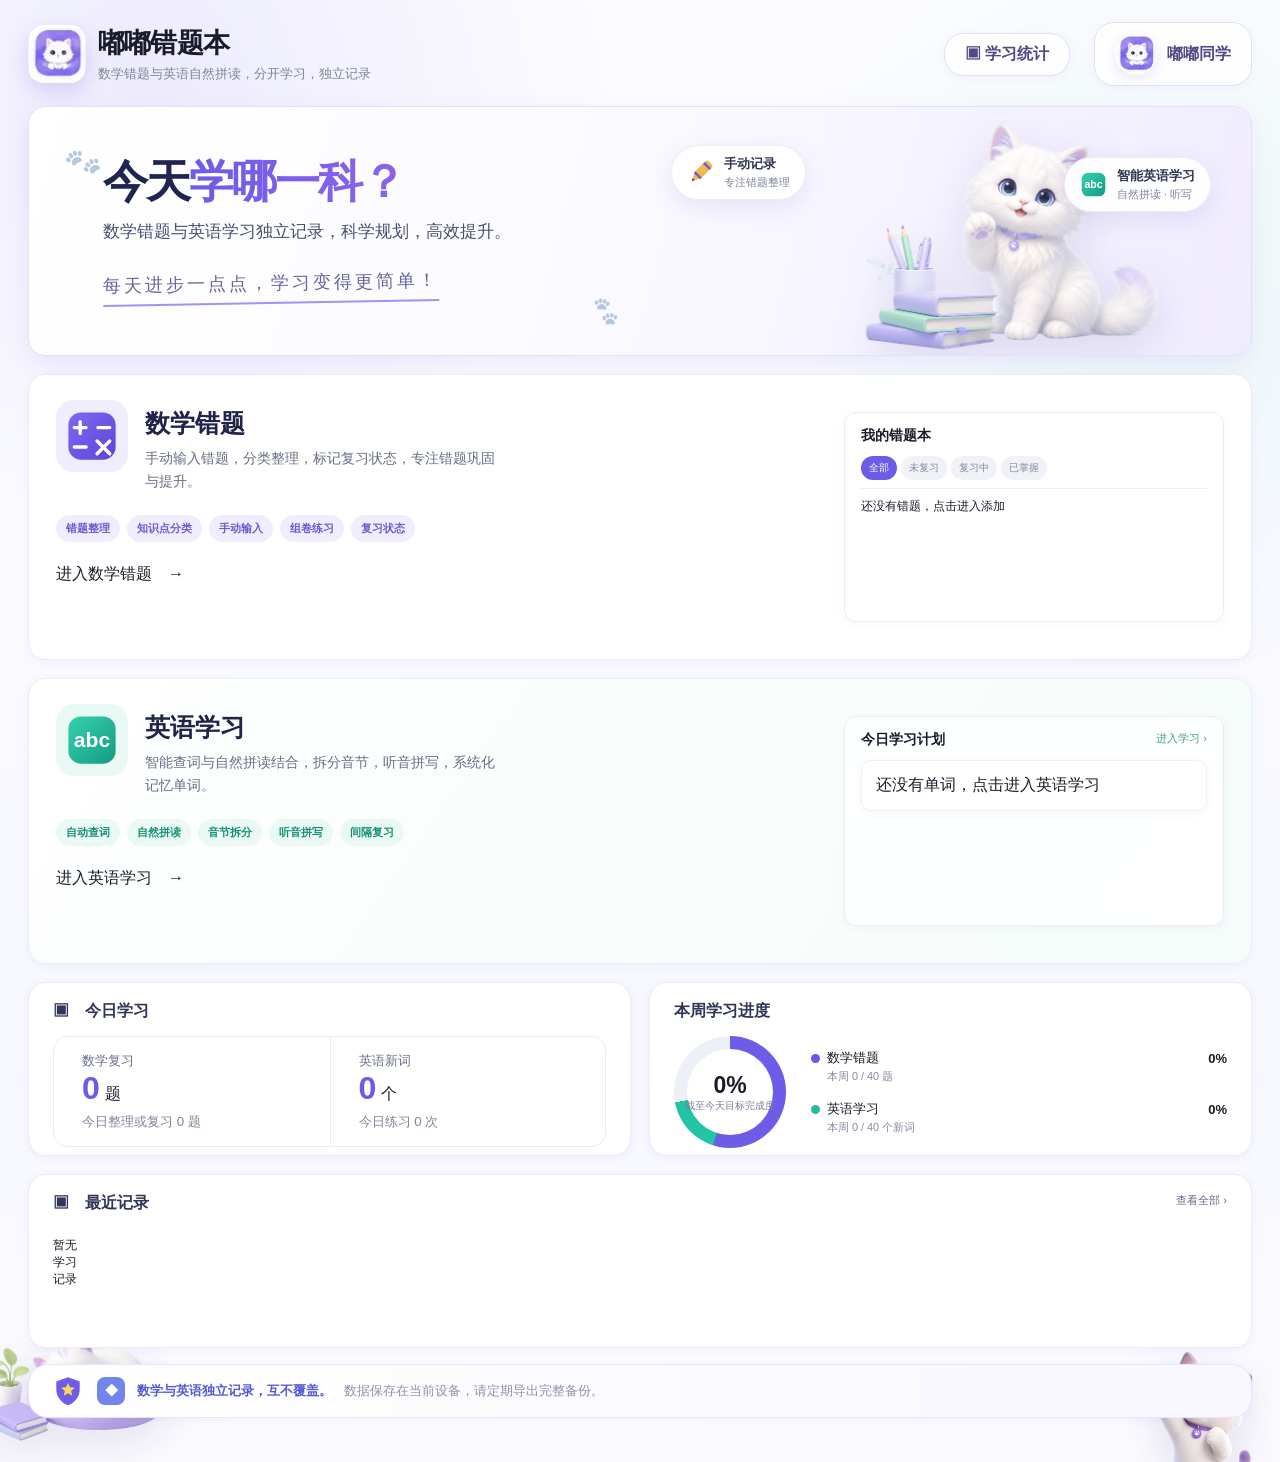
<file: index.html>
<!DOCTYPE html><html lang="zh-CN"><head><meta charset="UTF-8"><meta name="viewport" content="width=device-width,initial-scale=1,viewport-fit=cover"><title>嘟嘟错题本 · 学习中心</title><link rel="icon" href="assets/app-icon.svg" type="image/svg+xml"><link rel="apple-touch-icon" href="assets/app-icon-512.png"><link rel="manifest" href="site.webmanifest"><meta name="theme-color" content="#6C5CE7"><link rel="stylesheet" href="home.css"><link rel="stylesheet" href="brand.css"><link rel="stylesheet" href="profile.css"><link rel="stylesheet" href="reliability.css"><link rel="stylesheet" href="asset-polish.css?v=20260721-6"><link rel="stylesheet" href="illustrations.css?v=20260721-6"></head>
<body>
<div class="home-shell">
<header class="home-header"><a class="brand" href="index.html"><img src="assets/brand-logo-brand.svg"><div><h1>嘟嘟错题本</h1><p>数学错题与英语自然拼读，分开学习，独立记录</p></div></a><div class="header-actions"><button onclick="scrollToStats()">▣ 学习统计</button><button class="profile" type="button" data-profile-trigger onclick="openProfileSettings()"><img src="assets/brand-logo-brand.svg"><span data-user-name>嘟嘟同学</span></button></div></header>
<main>
<section class="home-hero"><div class="hero-copy"><h2>今天<span>学哪一科？</span></h2><p>数学错题与英语学习独立记录，科学规划，高效提升。</p><div class="handwrite">每天进步一点点，学习变得更简单！</div></div><div class="hero-feature manual"><img src="assets/icon-pencil.svg"><div><b>手动记录</b><span>专注错题整理</span></div></div><div class="hero-feature smart"><img src="assets/icon-english.svg"><div><b>智能英语学习</b><span>自然拼读 · 听写</span></div></div><img class="hero-art" src="assets/cats/home-study.png?v=20260721-5" alt="嘟嘟猫学习" width="650" height="510" decoding="async" fetchpriority="high"></section>
<section class="subject-grid">
<a class="subject-card math-card" href="math.html"><div class="subject-main"><div class="subject-title"><div class="subject-icon"><img src="assets/icon-math.svg" alt="数学"></div><div><h3>数学错题</h3><p>手动输入错题，分类整理，标记复习状态，专注错题巩固与提升。</p></div></div><div class="chips"><span>错题整理</span><span>知识点分类</span><span>手动输入</span><span>组卷练习</span><span>复习状态</span></div><span class="subject-enter">进入数学错题　→</span></div><div class="mini-preview"><h4>我的错题本</h4><div class="mini-tabs"><i>全部</i><i>未复习</i><i>复习中</i><i>已掌握</i></div><div id="homeMathPreview"></div></div></a>
<a class="subject-card english-card" href="english.html"><div class="subject-main"><div class="subject-title"><div class="subject-icon abc"><img src="assets/icon-english.svg" alt="英语"></div><div><h3>英语学习</h3><p>智能查词与自然拼读结合，拆分音节，听音拼写，系统化记忆单词。</p></div></div><div class="chips green"><span>自动查词</span><span>自然拼读</span><span>音节拆分</span><span>听音拼写</span><span>间隔复习</span></div><span class="subject-enter english-enter">进入英语学习　→</span></div><div class="word-preview"><div class="preview-head"><h4>今日学习计划</h4><span>进入学习 ›</span></div><div id="homeWordPreview"></div></div></a>
</section>
<section class="dashboard" id="statsSection">
<div class="dash-card today-card"><h3>▣　今日学习</h3><div class="today-values"><div><span>数学复习</span><b id="todayMath">0</b><em>题</em><small id="todayMathDone">今日整理或复习 0 题</small></div><div><span>英语新词</span><b id="todayEnglish">0</b><em>个</em><small id="todayEnglishDone">今日练习 0 次</small></div></div></div>
<div class="dash-card progress-card"><h3>本周学习进度</h3><div class="progress-body"><div class="ring" id="progressRing"><b id="overallProgress">0%</b><span>截至今天目标完成度</span></div><div class="legend"><p><i class="purple-dot"></i>数学错题 <b id="mathProgress">0%</b><small id="mathTotal">本周 0 / 40 题</small></p><p><i class="green-dot"></i>英语学习 <b id="englishProgress">0%</b><small id="englishTotal">本周 0 / 0 个新词</small></p></div></div></div>
<div class="dash-card recent-card"><div class="card-heading"><h3>▣　最近记录</h3><a href="math.html">查看全部 ›</a></div><div id="recentList"></div></div>
</section>
<div class="safe-note"><img src="assets/icon-shield.svg" alt="安全"><b hidden>◆</b><strong>数学与英语独立记录，互不覆盖。</strong><span>数据保存在当前设备，请定期导出完整备份。</span></div>
</main>
<img class="left-cat" src="assets/cats/side-sleep.png?v=20260721-5" alt="" width="320" height="190" loading="lazy" decoding="async"><img class="right-cat" src="assets/cats/cheer.png?v=20260721-5" alt="" width="190" height="231" loading="lazy" decoding="async">
</div><script src="home.js"></script><script src="profile-progress.js"></script><script src="reliability.js"></script><script src="reliability-fixes.js"></script><script src="dudu-sync.js"></script></body></html>
</file>
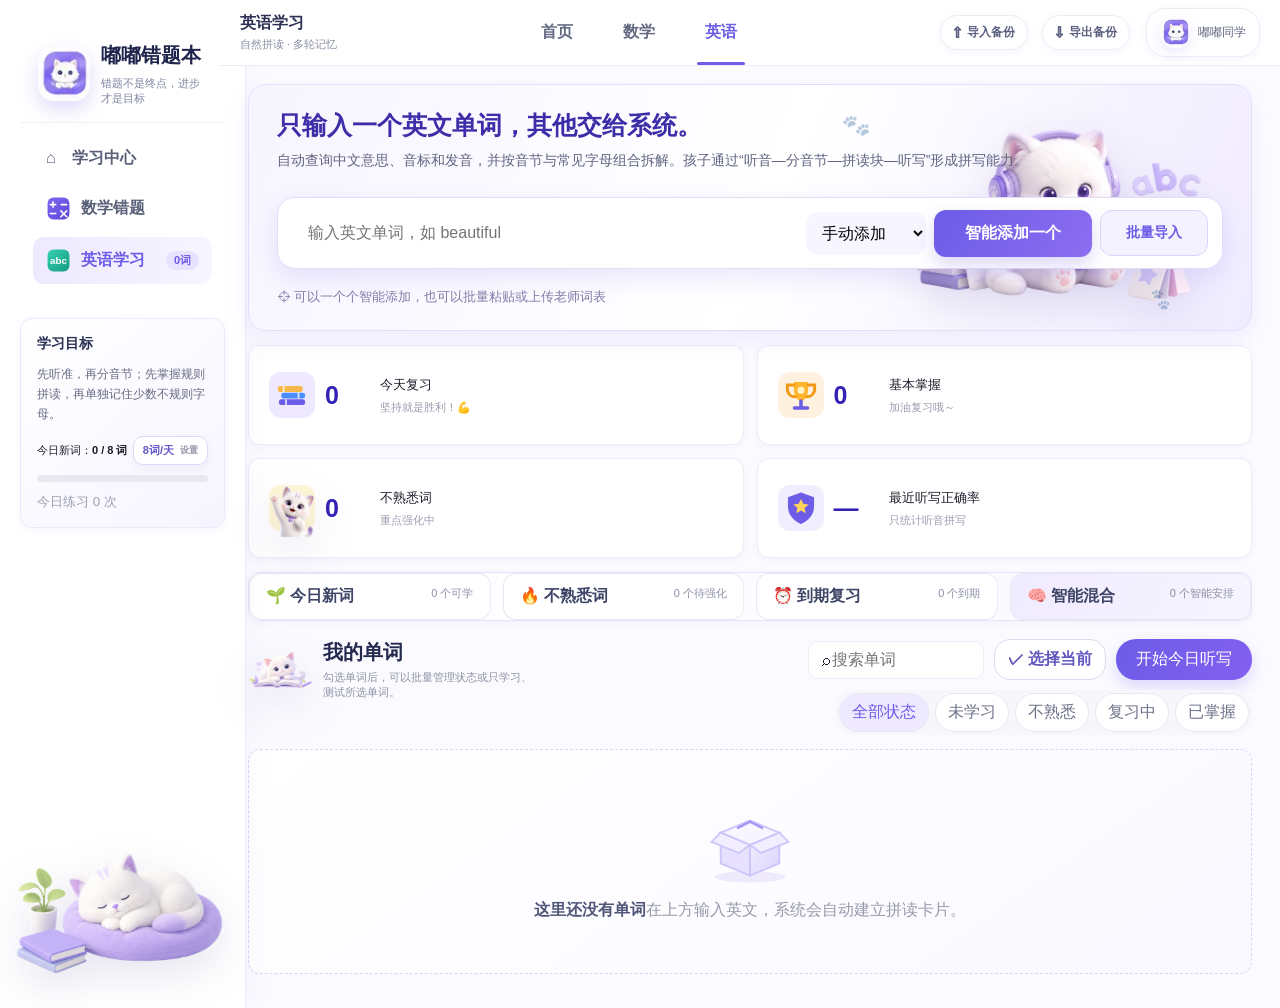
<file: english.html>
<!DOCTYPE html>
<html lang="zh-CN">
<head>
  <meta charset="UTF-8">
  <meta name="viewport" content="width=device-width,initial-scale=1,viewport-fit=cover">
  <meta name="theme-color" content="#6C5CE7">
  <meta name="application-name" content="嘟嘟错题本">
  <meta name="apple-mobile-web-app-capable" content="yes">
  <meta name="apple-mobile-web-app-title" content="嘟嘟错题本">
  <title>嘟嘟错题本 · 英语学习</title>
  <link rel="icon" type="image/svg+xml" href="assets/app-icon.svg">
  <link rel="icon" type="image/png" sizes="512x512" href="assets/app-icon-512.png">
  <link rel="apple-touch-icon" href="assets/app-icon-512.png">
  <link rel="manifest" href="site.webmanifest">
  <link rel="stylesheet" href="english.css">
  <link rel="stylesheet" href="brand.css">
  <link rel="stylesheet" href="workflow.css">
  <link rel="stylesheet" href="data-transfer.css">
  <link rel="stylesheet" href="responsive.css">
  <link rel="stylesheet" href="profile.css">
  <link rel="stylesheet" href="reliability.css">
  <link rel="stylesheet" href="english-selection.css?v=20260721-2">
  <link rel="stylesheet" href="asset-polish.css?v=20260721-6">
  <link rel="stylesheet" href="illustrations.css?v=20260721-6">
</head>
<body>
<div class="eng-shell">
  <aside class="eng-side">
    <a class="eng-brand" href="index.html"><img src="assets/brand-logo-brand.svg" alt="嘟嘟错题本"><div><h1>嘟嘟错题本</h1><p>错题不是终点，进步才是目标</p></div></a>
    <nav class="module-nav" aria-label="学习模块"><a href="index.html">⌂　学习中心</a><a href="math.html"><img src="assets/icon-math.svg" alt="">数学错题</a><a class="on" href="english.html"><img src="assets/icon-english.svg" alt="">英语学习 <b id="sideCount">0词</b></a></nav>
    <div class="goal"><h3>学习目标</h3><p>先听准，再分音节；先掌握规则拼读，再单独记住少数不规则字母。</p><div class="goal-line"><span>今日新词：<b id="goalProgress">0 / 8 词</b></span><button class="goal-setting-btn" type="button" data-profile-trigger onclick="openProfileSettings()"><b data-english-daily-goal>8词/天</b><small>设置</small></button><input type="hidden" id="dailyLimit" value="8"></div><div class="goal-bar"><i id="todayBar"></i></div><small id="todayProgress">今日练习 0 次</small></div>
    <img class="eng-side-cat" src="assets/cats/side-sleep.png?v=20260721-5" alt="陪伴学习的小猫" width="320" height="190" loading="lazy" decoding="async">
  </aside>

  <main class="eng-main">
    <header class="eng-top eng-top-simple">
      <div class="eng-page-title"><b>英语学习</b><span>自然拼读 · 多轮记忆</span></div>
      <nav class="eng-mobile-nav" aria-label="移动端学习模块"><a href="index.html">首页</a><a href="math.html">数学</a><a class="on" href="english.html">英语</a></nav>
      <div class="top-data-tools" aria-label="英语数据管理"><button class="data-tool-btn" type="button" onclick="openEnglishBackupImport()" title="导入英语学习备份"><i>⇧</i><span>导入备份</span></button><button class="data-tool-btn" type="button" onclick="exportEnglishData()" title="导出英语学习备份"><i>⇩</i><span>导出备份</span></button><button class="eng-profile" type="button" data-profile-trigger onclick="openProfileSettings()"><img src="assets/brand-logo-brand.svg" alt=""><span data-user-name>嘟嘟同学</span></button></div>
    </header>

    <div class="eng-content">
      <section class="eng-hero"><div><h2>只输入一个英文单词，其他交给系统。</h2><p>自动查询中文意思、音标和发音，并按音节与常见字母组合拆解。孩子通过“听音—分音节—拼读块—听写”形成拼写能力。</p><div class="eng-add"><input id="wordInput" autocomplete="off" autocapitalize="none" spellcheck="false" placeholder="输入英文单词，如 beautiful" onkeydown="if(event.key==='Enter')lookupWord()"><select id="sourceInput"><option>手动添加</option><option>课本</option><option>老师词表</option><option>英语错题</option></select><button id="lookupBtn" onclick="lookupWord()">智能添加一个</button><button class="batch-open-btn" type="button" onclick="openEnglishBatchImport()">批量导入</button></div><small>⌖ 可以一个个智能添加，也可以批量粘贴或上传老师词表</small></div><img src="assets/cats/english-study.png?v=20260721-5" alt="戴耳机学习英语的小猫" width="620" height="459" decoding="async" fetchpriority="high"></section>
      <section class="eng-stats"><div><strong><img src="assets/icon-books.svg" alt=""></strong><b id="dueCount">0</b><span>今天复习<small>坚持就是胜利！💪</small></span></div><div><strong class="orange"><img src="assets/icon-trophy.svg" alt=""></strong><b id="masteredCount">0</b><span>基本掌握<small>加油复习哦～</small></span></div><div><strong class="star"><img src="assets/cats/cheer.png?v=20260721-5" alt="" width="190" height="231" loading="lazy" decoding="async"></strong><b id="weakCount">0</b><span>不熟悉词<small>重点强化中</small></span></div><div><strong class="chart"><img src="assets/icon-shield.svg" alt=""></strong><b id="recentAccuracy">—</b><span>最近听写正确率<small>只统计听音拼写</small></span></div><span hidden id="newCount"></span><span hidden id="streakCount"></span></section>
      <section class="mode-strip"><button onclick="startMode('new')"><b>🌱 今日新词</b><span id="newModeCount">0 个可学</span></button><button onclick="startMode('weak')"><b>🔥 不熟悉词</b><span id="weakModeCount">0 个待强化</span></button><button onclick="startMode('due')"><b>⏰ 到期复习</b><span id="dueModeCount">0 个到期</span></button><button class="mix" onclick="startMode('mix')"><b>🧠 智能混合</b><span id="mixModeCount">智能安排</span></button></section>
      <section class="words-head"><div class="words-title"><img src="assets/cats/cat-book.png?v=20260721-5" alt="" width="520" height="327" loading="lazy" decoding="async"><div><h2>我的单词</h2><p>勾选单词后，可以批量管理状态或只学习、测试所选单词。</p></div></div><div class="word-tools"><div class="search">⌕<input id="searchInput" placeholder="搜索单词" oninput="render()"></div><button class="select-visible-btn" type="button" onclick="selectAllVisibleWords()">✓ 选择当前</button><button class="dictation" onclick="startMode('mix')">开始今日听写</button><div class="filters"><button class="filter-btn on" onclick="setFilter('all',this)">全部状态</button><button class="filter-btn" onclick="setFilter('new',this)">未学习</button><button class="filter-btn" onclick="setFilter('weak',this)">不熟悉</button><button class="filter-btn" onclick="setFilter('review',this)">复习中</button><button class="filter-btn" onclick="setFilter('master',this)">已掌握</button></div></div></section>
      <section class="word-batch-bar" id="wordBatchBar" aria-live="polite">
        <div class="word-batch-summary"><b id="selectedWordCount">已选择 0 个单词</b><span>状态管理、学习和测试都只作用于所选单词</span></div>
        <button type="button" class="batch-secondary" onclick="selectAllVisibleWords()">全选当前结果</button>
        <select id="selectedWordStatus" aria-label="批量修改单词状态" onchange="applySelectedWordStatus(this.value);this.value=''">
          <option value="">批量修改状态</option>
          <option value="new">设为未学习</option>
          <option value="weak">设为不熟悉</option>
          <option value="review">设为复习中</option>
          <option value="master">设为已掌握</option>
        </select>
        <button type="button" class="batch-study" onclick="startSelectedWords('study')">🌱 学习所选</button>
        <button type="button" class="batch-test" onclick="startSelectedWords('test')">✍️ 测试所选</button>
        <button type="button" class="batch-secondary" onclick="clearWordSelection()">取消选择</button>
      </section>
      <div class="cards" id="wordCards"></div>
    </div>
  </main>
</div>
<div class="lookup" id="lookupSheet" onclick="if(event.target===this)closeLookup()"><section class="sheet"><div class="sheet-head"><h2>自动识别结果</h2><button class="close" aria-label="关闭" onclick="closeLookup()">✕</button></div><div class="sheet-body" id="lookupBody"></div></section></div>
<div class="study" id="studyPage"><div class="study-top"><button class="ghost" onclick="confirmExitStudy()">返回</button><div class="study-title" id="studyTitle">单词学习</div><div class="progress"><i id="progressBar"></i></div><span id="counter"></span></div><div class="study-body"><div class="flash"><div class="phase" id="phaseLabel"></div><div id="activityArea"></div></div></div></div>
<div class="toast" id="toast"></div>
<script src="english-core.js?v=20260721-2"></script>
<script src="english-actions.js"></script>
<script src="data-transfer.js"></script>
<script src="profile-progress.js"></script>
<script src="reliability.js"></script>
<script src="reliability-fixes.js"></script>
<script src="dudu-sync.js"></script>
</body>
</html>
</file>
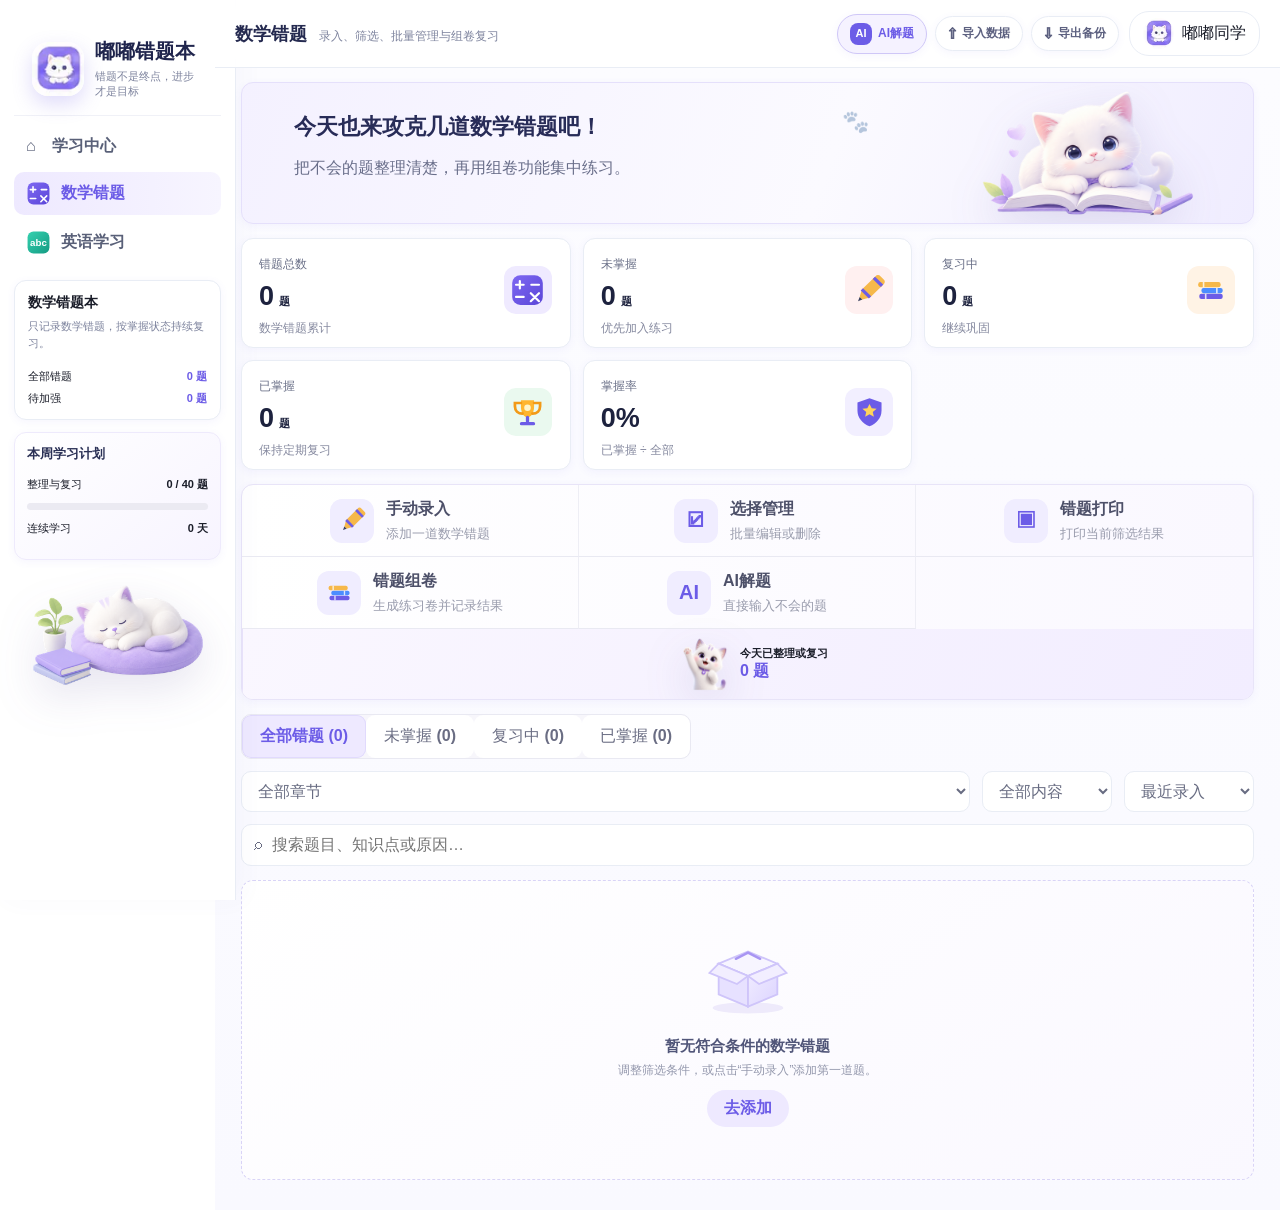
<file: math.html>
<!DOCTYPE html>
<html lang="zh-CN">
<head>
  <meta charset="UTF-8">
  <meta name="viewport" content="width=device-width,initial-scale=1,viewport-fit=cover">
  <meta name="theme-color" content="#6C5CE7">
  <meta name="application-name" content="嘟嘟错题本">
  <meta name="apple-mobile-web-app-capable" content="yes">
  <meta name="apple-mobile-web-app-title" content="嘟嘟错题本">
  <title>嘟嘟错题本 · 数学错题</title>
  <link rel="icon" type="image/svg+xml" href="assets/app-icon.svg">
  <link rel="icon" type="image/png" sizes="512x512" href="assets/app-icon-512.png">
  <link rel="apple-touch-icon" href="assets/app-icon-512.png">
  <link rel="manifest" href="site.webmanifest">
  <link rel="stylesheet" href="math.css">
  <link rel="stylesheet" href="brand.css">
  <link rel="stylesheet" href="workflow.css">
  <link rel="stylesheet" href="data-transfer.css">
  <link rel="stylesheet" href="responsive.css">
  <link rel="stylesheet" href="profile.css">
  <link rel="stylesheet" href="reliability.css">
  <link rel="stylesheet" href="asset-polish.css?v=20260721-6">
  <link rel="stylesheet" href="math-ai.css?v=20260721-7">
  <link rel="stylesheet" href="illustrations.css?v=20260721-6">
</head>
<body>
<div class="app-shell">
  <aside class="side">
    <a class="side-brand" href="index.html"><img src="assets/brand-logo-brand.svg" alt="嘟嘟错题本"><div><h1>嘟嘟错题本</h1><p>错题不是终点，进步才是目标</p></div></a>
    <nav class="module-nav" aria-label="学习模块"><a href="index.html">⌂　学习中心</a><a class="on" href="math.html"><img src="assets/icon-math.svg" alt="">数学错题</a><a href="english.html"><img src="assets/icon-english.svg" alt="">英语学习</a></nav>
    <div class="side-summary"><h3>数学错题本</h3><p>只记录数学错题，按掌握状态持续复习。</p><div><span>全部错题</span><b id="sideTotal">0 题</b></div><div><span>待加强</span><b id="sideWeak">0 题</b></div></div>
    <div class="side-plan"><h3>本周学习计划</h3><p>整理与复习 <b id="weekGoalText">0 / 40 题</b></p><div><i id="weekGoalBar"></i></div><p>连续学习 <b id="mathStreak">0 天</b></p></div>
    <img class="side-cat" src="assets/cats/side-sleep.png?v=20260721-6" alt="陪伴学习的小猫" width="320" height="190" loading="lazy" decoding="async">
  </aside>

  <main class="math-main">
    <header class="math-top">
      <div class="page-heading"><b>数学错题</b><span>录入、筛选、批量管理与组卷复习</span></div>
      <nav class="mobile-module-nav"><a href="index.html">首页</a><a class="on" href="math.html">数学</a><a href="english.html">英语</a></nav>
      <div class="top-data-tools" aria-label="数学数据管理"><button class="data-tool-btn ai-tool-btn" type="button" data-ai-direct onclick="openAiSettings()" title="直接问AI解题"><i>AI</i><span>AI解题</span></button><button class="data-tool-btn" type="button" onclick="openMathImport()" title="导入数学错题备份"><i>⇧</i><span>导入数据</span></button><button class="data-tool-btn" type="button" onclick="exportMathData()" title="导出数学错题备份"><i>⇩</i><span>导出备份</span></button><button class="top-profile" type="button" data-profile-trigger onclick="openProfileSettings()"><img src="assets/brand-logo-brand.svg" alt=""><span data-user-name>嘟嘟同学</span></button></div>
    </header>

    <div class="math-content">
      <section class="welcome"><div><h2>今天也来攻克几道数学错题吧！</h2><p>把不会的题整理清楚，再用组卷功能集中练习。</p></div><img src="assets/cats/math-banner.png?v=20260721-6" alt="嘟嘟猫" width="560" height="448" decoding="async" fetchpriority="high"></section>
      <section class="stat-grid"><div class="stat"><span>错题总数</span><b id="totalCount">0<small>题</small></b><em>数学错题累计</em><strong><img src="assets/icon-math.svg" alt=""></strong></div><div class="stat"><span>未掌握</span><b id="wrongCount">0<small>题</small></b><em>优先加入练习</em><strong class="red"><img src="assets/icon-pencil.svg" alt=""></strong></div><div class="stat"><span>复习中</span><b id="reviewCount">0<small>题</small></b><em>继续巩固</em><strong class="orange"><img src="assets/icon-books.svg" alt=""></strong></div><div class="stat"><span>已掌握</span><b id="doneCount">0<small>题</small></b><em>保持定期复习</em><strong class="green"><img src="assets/icon-trophy.svg" alt=""></strong></div><div class="stat"><span>掌握率</span><b id="mathAccuracy">0%</b><em>已掌握 ÷ 全部</em><strong class="line"><img src="assets/icon-shield.svg" alt=""></strong></div></section>
      <section class="quick-actions"><button type="button" onclick="openAdd()"><b><img src="assets/icon-pencil.svg" alt=""></b><span>手动录入<small>添加一道数学错题</small></span></button><button type="button" onclick="enableSelection()"><b>☑</b><span>选择管理<small>批量编辑或删除</small></span></button><button type="button" onclick="openPrintPreview()"><b>▣</b><span>错题打印<small>打印当前筛选结果</small></span></button><button type="button" onclick="openPaperBuilder()"><b><img src="assets/icon-books.svg" alt=""></b><span>错题组卷<small>生成练习卷并记录结果</small></span></button><button type="button" class="quick-ai-btn" data-ai-direct onclick="openAiSettings()"><b>AI</b><span>AI解题<small>直接输入不会的题</small></span></button><div class="challenge"><img src="assets/cats/cheer.png?v=20260721-6" alt="加油" width="190" height="231" loading="lazy" decoding="async"><span>今天已整理或复习<br><b id="todayChallenges">0 题</b></span></div></section>

      <section class="filter-row"><div class="tabs"><button class="on" data-status="all" onclick="setStatus('all',this)">全部错题 <b id="tabAll">(0)</b></button><button data-status="wrong" onclick="setStatus('wrong',this)">未掌握 <b id="tabWrong">(0)</b></button><button data-status="review" onclick="setStatus('review',this)">复习中 <b id="tabReview">(0)</b></button><button data-status="done" onclick="setStatus('done',this)">已掌握 <b id="tabDone">(0)</b></button></div><select id="chapterFilter" onchange="render()"><option value="all">全部章节</option></select><select id="typeFilter" onchange="render()"><option value="all">全部内容</option><option value="有答案">有答案</option><option value="无答案">无答案</option></select><select id="sortFilter" onchange="render()"><option value="created-desc">最近录入</option><option value="review-desc">最近复习</option><option value="created-asc">最早录入</option></select><div class="search">⌕<input id="searchInput" placeholder="搜索题目、知识点或原因…" oninput="render()"></div></section>

      <section class="batch-bar" id="batchBar" aria-live="polite"><div><b id="selectedCount">已选择 0 题</b><span>勾选题目后可统一管理或直接组卷</span></div><button onclick="selectAllFiltered()">全选当前结果</button><select id="batchStatus" onchange="applyBatchStatus(this.value)"><option value="">批量修改状态</option><option value="wrong">设为未掌握</option><option value="review">设为复习中</option><option value="done">设为已掌握</option></select><button onclick="openBatchEdit()">批量编辑</button><button onclick="openPaperBuilder('selected')">用所选题组卷</button><button class="danger" onclick="deleteSelected()">删除所选</button><button class="ghost" onclick="clearSelection()">取消选择</button></section>
      <div class="question-grid" id="questionGrid"></div>
    </div>
  </main>
</div>

<div class="overlay" id="editOverlay" onclick="if(event.target===this)closeEdit()"><section class="modal"><header><div><h2 id="modalTitle">新增数学错题</h2><p>只需填写题目，其他信息可按需要补充。</p></div><button aria-label="关闭" onclick="closeEdit()">×</button></header><label>题目内容 *<textarea id="fQ" rows="5" placeholder="输入数学题目"></textarea><div class="formula-toolbar" id="formulaToolbar" aria-label="常用数学符号"><button type="button" onclick="insertFormula('×')">×</button><button type="button" onclick="insertFormula('÷')">÷</button><button type="button" onclick="insertFormula('±')">±</button><button type="button" onclick="insertFormula('²')">²</button><button type="button" onclick="insertFormula('³')">³</button><button type="button" onclick="insertFormula('√')">√</button><button type="button" onclick="insertFormula('π')">π</button><button type="button" onclick="insertFormula('≤')">≤</button><button type="button" onclick="insertFormula('≥')">≥</button><button type="button" onclick="insertFormula('≠')">≠</button><button type="button" onclick="insertFormula('（')">（</button><button type="button" onclick="insertFormula('）')">）</button><button type="button" onclick="insertFormula('／')">／</button></div></label><label>正确答案 / 解题思路<textarea id="fA" rows="3" placeholder="填写正确答案、关键步骤或易错点"></textarea></label><div class="two"><label>知识点 / 章节<input id="fTag" list="mathTags" placeholder="如：一元一次方程"><datalist id="mathTags"></datalist></label><label>掌握状态<select id="fStatus"><option value="wrong">未掌握</option><option value="review">复习中</option><option value="done">已掌握</option></select></label></div><label>出错原因<input id="fReason" placeholder="如：计算粗心、公式记错、概念不清"></label><button class="save" onclick="saveQuestion()">保存错题</button></section></div>

<div class="overlay" id="batchOverlay" onclick="if(event.target===this)closeBatchEdit()"><section class="modal compact-modal"><header><div><h2>批量编辑所选错题</h2><p>留空的项目不会修改。</p></div><button aria-label="关闭" onclick="closeBatchEdit()">×</button></header><label>统一知识点 / 章节<input id="batchTag" list="mathTags" placeholder="留空表示不修改"></label><label>统一出错原因<input id="batchReason" placeholder="留空表示不修改"></label><label>统一掌握状态<select id="batchEditStatus"><option value="">不修改状态</option><option value="wrong">未掌握</option><option value="review">复习中</option><option value="done">已掌握</option></select></label><button class="save" onclick="saveBatchEdit()">应用到所选错题</button></section></div>

<div class="overlay" id="paperBuilderOverlay" onclick="if(event.target===this)closePaperBuilder()"><section class="modal compact-modal"><header><div><h2>生成数学错题练习卷</h2><p>选择题目范围和题量，完成后可记录每道题的结果。</p></div><button aria-label="关闭" onclick="closePaperBuilder()">×</button></header><label>练习卷标题<input id="paperTitle" value="数学错题专项练习"></label><label>题目来源<select id="paperSource" onchange="updatePaperAvailability()"><option value="selected">已勾选的题目</option><option value="filtered">当前筛选结果</option><option value="wrong">全部未掌握题目</option><option value="all">全部数学错题</option></select></label><label>题目数量<input id="paperCount" type="number" min="1" value="10"></label><label class="check-label"><input id="paperIncludeAnswer" type="checkbox"> 在练习卷末尾附上答案与解析</label><div class="paper-source-note" id="paperSourceNote"></div><button class="save" onclick="generatePaper()">生成练习卷</button></section></div>

<div class="overlay paper-overlay" id="paperOverlay"><section class="paper-shell"><header class="paper-actions"><button onclick="closePaperPreview()">返回编辑</button><button onclick="printGeneratedPaper()">打印练习卷</button><button class="finish-paper" onclick="finishPaperReview()">完成并保存结果</button></header><article id="paperContent" class="paper-content"></article></section></div>
<div class="overlay" id="aiOverlay" onclick="if(event.target===this)closeAiExplain()"><section class="modal ai-modal"><header><div><h2 id="aiTitle">AI错题讲解</h2><p>系统会自动按孩子所在年级选择合适的讲解方法。</p></div><button type="button" aria-label="关闭" onclick="closeAiExplain()">×</button></header><div class="ai-grade-note">当前讲解年级：<b id="aiGradeLabel">三年级</b><span>可在右上角个人设置中修改</span></div><div class="ai-question-preview" id="aiQuestionPreview"></div><label class="ai-question-field" id="aiQuestionField">题目内容<textarea id="aiQuestionInput" rows="5" placeholder="把不会的题直接输入或粘贴到这里，不需要先录入错题"></textarea></label><label>可选补充：孩子卡在哪里 / 本子上的错误答案<textarea id="aiHint" rows="3" placeholder="可以不填。比如：不会列式、单位换算错、把 36 写成 63"></textarea></label><div class="ai-actions"><button class="save" type="button" id="aiGenerateBtn" onclick="generateAiExplanation()">生成AI讲解</button></div><div class="ai-status" id="aiStatus"></div><article class="ai-result" id="aiResult"></article></section></div>
<div class="toast" id="toast"></div>
<script src="math.js?v=20260721-11"></script>
<script src="data-transfer.js?v=20260721-7"></script>
<script src="profile-progress.js"></script>
<script src="reliability.js"></script>
<script src="reliability-fixes.js"></script>
<script src="dudu-sync.js"></script>
</body>
</html>
</file>
<file: home.css>
:root{--purple:#6f55ed;--purple2:#8d78ff;--blue:#4667ef;--green:#21ad8e;--ink:#20244a;--muted:#7d839d;--line:#e5e6f2;--surface:#fff;--bg:#f8f8ff;--shadow:0 12px 34px rgba(73,66,145,.09);--font:-apple-system,BlinkMacSystemFont,"SF Pro Text","PingFang SC","Microsoft YaHei",sans-serif}*{box-sizing:border-box}html,body{margin:0;min-height:100%;font-family:var(--font);color:var(--ink)}body{background:radial-gradient(circle at 15% 5%,#f0edff 0,transparent 28%),linear-gradient(180deg,#fbfbff,#f6f7ff 70%,#f9f9ff)}button,a{font:inherit}.home-shell{width:min(1460px,100%);margin:auto;padding:22px 28px 30px;position:relative;overflow:hidden}.home-header{height:68px;display:flex;align-items:center;justify-content:space-between;margin-bottom:14px}.brand{display:flex;align-items:center;gap:14px;text-decoration:none;color:inherit}.brand img{width:62px;height:62px;border-radius:18px;box-shadow:0 9px 22px rgba(111,85,237,.2)}.brand h1{margin:0;font-size:27px;letter-spacing:-1px}.brand p{margin:6px 0 0;color:var(--muted);font-size:14px}.header-actions{display:flex;align-items:center;gap:24px}.header-actions button{border:1px solid #dedcf4;background:rgba(255,255,255,.75);padding:12px 21px;border-radius:14px;color:#474a76}.profile{display:flex;align-items:center;gap:10px;padding-left:18px;border-left:1px solid #e4e4ef}.profile img{width:44px;height:44px;border-radius:50%}.profile span{font-weight:650}.home-hero{height:246px;border:1px solid #dedff0;border-radius:22px;box-shadow:var(--shadow);background:linear-gradient(110deg,rgba(255,255,255,.92),rgba(244,242,255,.94));position:relative;overflow:hidden;display:flex;align-items:center}.hero-copy{padding-left:82px;position:relative;z-index:2}.hero-copy h2{font-size:46px;margin:0 0 14px;letter-spacing:-2px}.hero-copy h2 span{color:var(--purple)}.hero-copy p{font-size:18px;margin:0;color:#4d5371}.handwrite{margin-top:28px;font-size:18px;color:#5c5f92;font-family:KaiTi,"STKaiti",serif;letter-spacing:3px;border-bottom:2px solid #8d78ff;padding-bottom:7px;width:max-content;transform:rotate(-1deg)}.hero-art{position:absolute;right:0;bottom:0;width:64%;height:100%;object-fit:cover;object-position:center}.subject-grid{display:grid;grid-template-columns:1fr 1fr;gap:18px;margin-top:18px}.subject-card{height:280px;border:1px solid #e0e2f0;border-radius:22px;box-shadow:var(--shadow);background:rgba(255,255,255,.96);display:grid;grid-template-columns:1.25fr .75fr;padding:26px 28px;text-decoration:none;color:inherit;overflow:hidden;position:relative}.english-card{background:linear-gradient(120deg,#fff,#f1fbf8)}.subject-main{display:flex;flex-direction:column}.subject-title{display:flex;gap:20px}.subject-icon{width:74px;height:74px;border-radius:20px;display:grid;place-items:center;text-align:center;font-size:22px;font-weight:800;line-height:1.1;color:white;background:linear-gradient(145deg,#7a67ef,#4169e8);box-shadow:inset 0 0 0 12px rgba(255,255,255,.18)}.subject-icon.abc{background:linear-gradient(145deg,#38bba4,#0a8a77);font-size:26px}.subject-title h3{font-size:26px;margin:8px 0}.subject-title p{margin:0;color:#60667f;line-height:1.7;font-size:15px;max-width:360px}.chips{display:flex;flex-wrap:wrap;gap:8px;margin:26px 0}.chips span{background:#eef2ff;color:#4a64d7;border-radius:8px;padding:7px 10px;font-size:12px}.chips.green span{background:#e8f7f2;color:#178b76}.subject-card button{border:0;color:#fff;background:linear-gradient(120deg,#5478f2,#315be1);border-radius:12px;padding:13px 24px;font-weight:700;font-size:17px;width:max-content;box-shadow:0 8px 18px rgba(62,92,225,.25)}.english-card button{background:linear-gradient(120deg,#31bea2,#15977d);box-shadow:0 8px 18px rgba(21,151,125,.25)}.mini-preview,.word-preview{border:1px solid #e0e1ee;border-radius:18px;background:rgba(255,255,255,.78);padding:14px 16px;align-self:center;height:200px}.mini-preview h4,.preview-head h4{margin:0 0 11px;font-size:14px}.mini-tabs{display:flex;gap:4px;margin-bottom:8px}.mini-tabs i{font-style:normal;font-size:10px;padding:5px 8px;border-radius:8px;background:#f1f2f7;color:#81859b}.mini-tabs i:first-child{background:#8a76ee;color:white}.mini-row{display:flex;align-items:center;gap:8px;border-top:1px solid #eeeef5;padding:10px 0;font-size:12px}.mini-row span:first-child{width:12px;height:12px;border:1px solid #dcdfea;border-radius:3px}.mini-row em{margin-left:auto;font-style:normal;color:#ee755f}.preview-head{display:flex;justify-content:space-between}.preview-head span{font-size:11px;color:#3f9e8d}.word-preview-card{background:white;border-radius:10px;padding:14px;box-shadow:0 8px 18px rgba(40,95,82,.08)}.word-preview-card h4{font-size:18px;margin:0 0 6px}.word-preview-card .phon{font-size:11px;color:#7f879f}.word-preview-card .split{margin:13px 0;color:#385b9e}.word-preview-card .bar{height:7px;border-radius:8px;background:#edf0f3;margin-top:12px;overflow:hidden}.word-preview-card .bar i{display:block;height:100%;background:#26aa91}.dashboard{display:grid;grid-template-columns:1.05fr .85fr 1fr;gap:18px;margin-top:18px}.dash-card{height:174px;border:1px solid #e5e5ef;border-radius:20px;background:white;box-shadow:var(--shadow);padding:18px 24px}.dash-card h3{font-size:16px;margin:0 0 14px}.today-values{display:grid;grid-template-columns:1fr 1fr;border:1px solid #ececf4;border-radius:14px}.today-values>div{padding:15px 28px}.today-values>div+div{border-left:1px solid #ececf4}.today-values span{display:block;color:#696f89;font-size:13px}.today-values b{font-size:32px;color:#6c5bea;margin-right:5px}.today-values em{font-style:normal}.today-values small{display:block;color:#7f8498;margin-top:6px}.progress-body{display:flex;align-items:center;gap:25px}.ring{width:112px;height:112px;border-radius:50%;display:grid;place-content:center;text-align:center;background:conic-gradient(var(--purple) 0 55%,#33b7a0 55% 68%,#ececf5 68%)}.ring:before{content:"";position:absolute}.ring b{font-size:23px}.ring span{font-size:10px;color:#777d93}.legend{flex:1}.legend p{display:grid;grid-template-columns:16px 1fr auto;align-items:center;margin:0;padding:8px 0;font-size:13px}.legend i{width:9px;height:9px;border-radius:50%}.purple-dot{background:var(--purple)}.green-dot{background:#31b69f}.legend small{grid-column:2/4;color:#858aa0;margin-top:3px}.card-heading{display:flex;justify-content:space-between}.card-heading a{font-size:11px;color:#646a89;text-decoration:none}.recent-row{display:grid;grid-template-columns:28px 48px 1fr auto;align-items:center;border-top:1px solid #efeff5;padding:9px 0;font-size:12px}.recent-row:first-child{border-top:0}.recent-icon{width:24px;height:24px;border-radius:7px;display:grid;place-items:center;color:white;background:#6e5ced}.recent-icon.en{background:#28a991}.recent-row time{color:#999db0}.safe-note{margin:18px 170px 0;border-radius:18px;background:white;box-shadow:var(--shadow);height:54px;display:flex;align-items:center;gap:12px;padding:0 22px;color:#535ad2;font-size:13px}.safe-note b{background:#7185ed;color:white;width:28px;height:28px;border-radius:8px;display:grid;place-items:center}.safe-note span{color:#8e92a8}.left-cat{position:absolute;left:-30px;bottom:15px;width:280px;pointer-events:none}.right-cat{position:absolute;right:-5px;bottom:0;width:310px;pointer-events:none}@media(max-width:1000px){.home-shell{padding:14px}.home-hero{height:220px}.hero-copy{padding-left:34px}.hero-copy h2{font-size:36px}.hero-art{opacity:.55;width:72%}.subject-grid,.dashboard{grid-template-columns:1fr}.subject-card{height:auto;min-height:270px}.dash-card{height:auto}.safe-note{margin:18px 0}.left-cat,.right-cat{display:none}}@media(max-width:680px){.header-actions{display:none}.brand h1{font-size:22px}.brand p{font-size:12px}.brand img{width:50px;height:50px}.home-hero{height:260px}.hero-copy{padding:28px;align-self:flex-start}.hero-copy h2{font-size:34px}.hero-art{width:100%;opacity:.35}.handwrite{font-size:14px;letter-spacing:1px}.subject-card{grid-template-columns:1fr}.mini-preview,.word-preview{display:none}.subject-title p{font-size:13px}.dashboard{gap:12px}}
</file>
<file: brand.css>
@import url('brand-core.css');
@import url('brand-home.css');
@import url('brand-math.css');
@import url('brand-english.css');
@import url('responsive.css');
</file>
<file: profile.css>
/* Shared editable learner profile */
[data-profile-trigger]{cursor:pointer;appearance:none;-webkit-appearance:none;font:inherit}
button.profile,button.top-profile,button.eng-profile{color:inherit}
button.profile{border:0;background:transparent}
button.top-profile,button.eng-profile{border:1px solid var(--border,var(--line));background:#fff}
[data-profile-trigger]:hover{box-shadow:0 6px 18px rgba(70,55,140,.12)!important;transform:translateY(-1px)}
[data-profile-trigger]:focus-visible{outline:3px solid rgba(108,92,231,.22);outline-offset:2px}
.goal-setting-btn{display:inline-flex;align-items:center;gap:6px;border:1px solid #ded8fb;background:#fff;color:#6256c8;border-radius:10px;padding:6px 9px;font-size:11px;font-weight:750;white-space:nowrap;box-shadow:0 3px 10px rgba(50,45,90,.06)}.goal-setting-btn small{font-size:9px;color:#9294a8;font-weight:600}.goal-setting-btn:hover{background:#f8f6ff;border-color:#bfb3f8}
.profile-overlay{display:none;position:fixed;inset:0;z-index:420;background:rgba(26,22,59,.44);backdrop-filter:blur(8px);align-items:center;justify-content:center;padding:18px}.profile-overlay.open{display:flex}.profile-modal-open{overflow:hidden}.profile-modal{width:min(560px,96vw);max-height:90dvh;overflow:hidden;background:#fff;border:1px solid #e5e1f7;border-radius:21px;box-shadow:0 28px 90px rgba(35,29,78,.25);display:flex;flex-direction:column}.profile-modal>header{display:flex;align-items:flex-start;justify-content:space-between;gap:16px;padding:20px 22px 15px;border-bottom:1px solid #eeeef5;flex:0 0 auto}.profile-modal h2{margin:0;color:#292e52;font-size:20px}.profile-modal header p{margin:5px 0 0;color:#8a8ea3;font-size:12px}.profile-close{width:34px;height:34px;border:0;border-radius:10px;background:#f2f1f7;color:#666b80;font-size:22px}.profile-body{padding:20px 22px 22px;display:grid;gap:15px;overflow-y:auto;max-height:calc(90dvh - 82px);overscroll-behavior:contain;-webkit-overflow-scrolling:touch}.profile-body label{display:block;color:#5d6178;font-size:12px;font-weight:700}.profile-body input,.profile-body select{display:block;width:100%;margin-top:7px;border:1px solid #dedee9;border-radius:11px;background:#fff;padding:12px 13px;color:#343951;font-size:15px;outline:0}.profile-body input:focus,.profile-body select:focus{border-color:#aa9bf5;box-shadow:0 0 0 3px rgba(108,92,231,.09)}.profile-goal-grid{display:grid;grid-template-columns:1fr 1fr;gap:12px}.profile-number{display:grid;grid-template-columns:1fr auto;align-items:center;gap:10px}.profile-number span{margin-top:7px;color:#85899d;font-weight:500}.profile-note{background:#f7f4ff;border:1px solid #e7e1fb;border-radius:11px;padding:11px 12px;color:#73778d;font-size:11px;line-height:1.6}.profile-save{border:0;border-radius:12px;background:linear-gradient(120deg,#6c5ce7,#8c68ef);color:#fff;padding:12px 18px;font-weight:750;font-size:14px;box-shadow:0 8px 18px rgba(108,92,231,.22)}
@media(max-width:680px){.profile-overlay{padding:0;align-items:flex-end}.profile-modal{width:100%;max-height:92dvh;border-radius:19px 19px 0 0;padding-bottom:env(safe-area-inset-bottom,0)}.profile-modal>header{padding:17px}.profile-body{padding:17px}.profile-goal-grid{grid-template-columns:1fr}.top-data-tools .top-profile,.top-data-tools .eng-profile{display:flex!important;width:38px;height:38px;padding:3px!important;justify-content:center}.top-data-tools .top-profile img,.top-data-tools .eng-profile img{width:30px;height:30px}.home-header .header-actions{display:flex!important;margin-left:auto}.home-header .header-actions>button:first-child{display:none}.home-header .profile{padding:0;border:0}.home-header .profile span{display:none}.home-header .profile img{width:40px;height:40px}}
</file>
<file: reliability.css>
.complete-backup{border:1px solid #e5e0fb;background:#faf8ff;border-radius:13px;padding:13px}.complete-backup>div:first-child{display:flex;justify-content:space-between;gap:12px;align-items:center}.complete-backup span,.complete-backup p{font-size:11px;color:#7d8196}.complete-backup p{margin:9px 0 0}.backup-actions{display:flex;gap:8px;margin-top:10px}.backup-actions button,.backup-actions label{flex:1;border:1px solid #dcd5fb;background:#fff;color:#6758ca;border-radius:10px;padding:10px;text-align:center;font-size:12px;font-weight:700;cursor:pointer}.backup-actions input{display:none}.clear-all-data{width:100%;margin-top:8px;border:1px solid #f2cccc;background:#fff7f7;color:#c34d4d;border-radius:10px;padding:9px;font-size:11px;font-weight:700}.undo-bar{position:fixed;left:50%;bottom:24px;transform:translate(-50%,30px);z-index:9999;background:#24263d;color:#fff;border-radius:14px;padding:12px 14px;display:flex;align-items:center;gap:18px;opacity:0;pointer-events:none;transition:.2s;box-shadow:0 16px 40px rgba(0,0,0,.25)}.undo-bar.show{opacity:1;transform:translate(-50%,0);pointer-events:auto}.undo-bar button{border:0;background:#8e79f4;color:#fff;border-radius:9px;padding:7px 12px;font-weight:700}.formula-toolbar{display:flex;flex-wrap:wrap;gap:6px;margin-top:8px}.formula-toolbar button{border:1px solid #ded9f5;background:#f8f6ff;color:#5549af;border-radius:8px;min-width:34px;height:32px}.paper-grade{display:flex;align-items:center;gap:14px;margin-top:18px;padding:10px 12px;border:1px solid #e6e3f4;border-radius:10px;background:#faf9ff;font-size:12px}.paper-grade span{font-weight:700}.paper-grade label{display:flex;align-items:center;gap:4px}.finish-paper{background:#22a98c!important;color:#fff!important}.word-edit-overlay{display:none}.word-edit-overlay.open{display:flex}.word-edit-overlay .modal{max-height:90dvh;overflow:auto}.edit-word{color:#16a184!important}.q-meta{flex-wrap:wrap}.complete-backup+.profile-save{margin-top:0}.q-actions button{min-height:36px}.paper-actions{flex-wrap:wrap}.paper-actions .finish-paper{margin-left:auto}@media print{.paper-grade,.paper-actions{display:none!important}}@media(max-width:680px){.backup-actions{flex-direction:column}.undo-bar{width:calc(100% - 24px);bottom:calc(12px + env(safe-area-inset-bottom));justify-content:space-between}.paper-grade{align-items:flex-start;flex-wrap:wrap}.paper-grade span{width:100%}.paper-actions .finish-paper{margin-left:0;width:100%}}.hero-art{content:url("assets/home-hero-cat-brand.svg")!important}.left-cat{content:url("assets/home-left-cat-brand.svg")!important}.side-cat{content:url("assets/math-side-cat.svg")!important}.eng-side-cat{content:url("assets/english-side-cat-brand.svg")!important}.right-cat,.challenge img,.eng-stats strong.star img{content:url("assets/cat-cheer-brand.svg")!important}.welcome img{content:url("assets/math-banner-cat-brand.svg")!important}.eng-hero>img{content:url("assets/english-hero-cat-brand.svg")!important}.words-title>img{content:url("assets/cat-book-brand.svg")!important}
</file>
<file: asset-polish.css>
/* Transparent PNG illustration integration */
.hero-art,
.left-cat,
.right-cat,
.side-cat,
.eng-side-cat,
.welcome img,
.eng-hero > img,
.challenge img,
.eng-stats strong.star img,
.words-title > img {
  object-fit: contain !important;
  background: transparent !important;
  pointer-events: none;
  user-select: none;
  -webkit-user-drag: none;
  filter: drop-shadow(0 14px 22px rgba(77, 64, 143, .14));
}

/* All illustrations are local transparent PNGs. Never depend on expiring Adobe URLs. */
.hero-art { content: url("assets/cats/home-study.png") !important; }
.left-cat, .side-cat, .eng-side-cat { content: url("assets/cats/side-sleep.png") !important; }
.right-cat, .challenge img, .eng-stats strong.star img { content: url("assets/cats/cheer.png") !important; }
.welcome img { content: url("assets/cats/math-banner.png") !important; }
.eng-hero > img { content: url("assets/cats/english-study.png") !important; }
.words-title > img { content: url("assets/cats/cat-book.png") !important; }

.hero-art,
.welcome img,
.eng-hero > img {
  height: auto;
  max-width: 42%;
  animation: dudu-float 5.5s ease-in-out infinite;
  transform-origin: center bottom;
}

.left-cat,
.right-cat,
.side-cat,
.eng-side-cat,
.challenge img,
.eng-stats strong.star img,
.words-title > img {
  height: auto;
}

.subject-card,
.quick-actions button,
.mode-strip button {
  transition: transform .18s ease, box-shadow .18s ease, border-color .18s ease;
}

.subject-card:hover,
.quick-actions button:hover,
.mode-strip button:hover {
  transform: translateY(-2px);
}

@keyframes dudu-float {
  0%, 100% { transform: translateY(0); }
  50% { transform: translateY(-5px); }
}

@media (max-width: 900px) {
  .hero-art,
  .welcome img,
  .eng-hero > img {
    max-width: 38%;
  }

  .left-cat,
  .right-cat {
    opacity: .7;
  }

  .side-cat,
  .eng-side-cat {
    max-width: 180px;
  }
}

@media (max-width: 680px) {
  .hero-art,
  .welcome img,
  .eng-hero > img {
    max-width: 46%;
    filter: drop-shadow(0 8px 14px rgba(77, 64, 143, .12));
  }

  .left-cat,
  .right-cat {
    display: none;
  }

  .side-cat,
  .eng-side-cat {
    max-width: 140px;
  }

  .challenge img {
    max-width: 58px;
  }

  .words-title > img {
    max-width: 70px;
  }
}

@media (prefers-reduced-motion: reduce) {
  .hero-art,
  .welcome img,
  .eng-hero > img {
    animation: none;
  }

  .subject-card,
  .quick-actions button,
  .mode-strip button {
    transition: none;
  }
}
</file>
<file: illustrations.css>
/* Final local illustration mapping.
   This file is intentionally loaded last so legacy theme rules cannot replace
   the transparent PNGs with expired remote URLs or non-transparent SVG crops. */
body .hero-art {
  content: url("assets/cats/home-study.png?v=20260721-6") !important;
}

body .left-cat,
body .side-cat,
body .eng-side-cat {
  content: url("assets/cats/side-sleep.png?v=20260721-6") !important;
}

body .right-cat,
body .challenge img,
body .eng-stats strong.star img {
  content: url("assets/cats/cheer.png?v=20260721-6") !important;
}

body .welcome img {
  content: url("assets/cats/math-banner.png?v=20260721-6") !important;
}

body .eng-hero > img {
  content: url("assets/cats/english-study.png?v=20260721-6") !important;
}

body .words-title > img {
  content: url("assets/cats/cat-book.png?v=20260721-6") !important;
}

body .hero-art,
body .left-cat,
body .right-cat,
body .side-cat,
body .eng-side-cat,
body .welcome img,
body .eng-hero > img,
body .challenge img,
body .eng-stats strong.star img,
body .words-title > img {
  background: transparent !important;
  object-fit: contain !important;
  pointer-events: none !important;
}
</file>
<file: english.css>
:root{--purple:#704ff1;--purple2:#9b83ff;--green:#30b889;--green2:#1b9e77;--ink:#25254b;--muted:#898da4;--line:#e8e8f2;--red:#ff6c75;--orange:#f6a23e;--bg:#fbfbff;--font:-apple-system,BlinkMacSystemFont,"SF Pro Text","PingFang SC","Microsoft YaHei",sans-serif}*{box-sizing:border-box}html,body{margin:0;height:100%;font-family:var(--font);color:var(--ink);background:white}button,input,select{font:inherit}.eng-shell{height:100%;display:grid;grid-template-columns:275px 1fr}.eng-side{border-right:1px solid var(--line);padding:22px 20px;position:relative;overflow:hidden}.eng-brand{display:flex;align-items:center;gap:13px;text-decoration:none;color:inherit;padding-bottom:22px;border-bottom:1px solid var(--line)}.eng-brand img{width:58px;height:58px;border-radius:15px}.eng-brand h1{font-size:21px;margin:0}.eng-brand p{font-size:10px;color:var(--muted);margin:7px 0 0}.side-label{font-size:11px;color:#9a9dae;margin:22px 10px 10px}.side-link,.side-sub{display:flex;align-items:center;gap:9px;text-decoration:none;color:#484c68;border-radius:13px;padding:12px 13px;margin-bottom:4px}.side-sub i{width:12px;height:12px;border-radius:50%;background:#7657ef}.side-sub.on{background:linear-gradient(100deg,#f0ecff,#e7e3ff);color:var(--purple);font-weight:700}.side-sub b{margin-left:auto;font-size:11px;font-weight:500}.goal{margin-top:20px;border:1px solid #ebe9f8;border-radius:18px;padding:16px;background:linear-gradient(145deg,#fff,#f7f4ff)}.goal h3{font-size:14px;margin:0 0 8px}.goal p{font-size:12px;line-height:1.65;color:#676b84}.goal-line{display:flex;align-items:center;justify-content:space-between;font-size:11px}.goal-line select{border:0;background:transparent;color:var(--purple);font-size:11px}.goal-bar{height:7px;background:#ebe9f7;border-radius:9px;overflow:hidden;margin:10px 0}.goal-bar i{display:block;height:100%;background:linear-gradient(90deg,var(--purple),#8d6af0)}.goal small{color:#9b9eb0}.eng-side-cat{position:absolute;left:0;bottom:0;width:275px}.eng-main{min-width:0;display:flex;flex-direction:column}.eng-top{height:64px;border-bottom:1px solid var(--line);display:flex;align-items:center;justify-content:space-between;padding:0 28px}.eng-top nav{display:flex;gap:34px;height:100%}.eng-top nav a{display:flex;align-items:center;color:#555975;position:relative}.eng-top nav a.on{color:var(--purple);font-weight:700}.eng-top nav a.on:after{content:"";position:absolute;left:0;right:0;bottom:0;height:3px;background:var(--purple)}.eng-top>div{display:flex;align-items:center;gap:18px;color:#646982;font-size:12px}.eng-top>div>a,.eng-top>div>button,.eng-profile{border:1px solid var(--line);background:white;border-radius:17px;padding:8px 13px;text-decoration:none;color:inherit}.eng-profile{display:flex;align-items:center;gap:7px}.eng-profile img{width:28px;height:28px;border-radius:50%}.eng-content{padding:22px 32px 30px;overflow:auto}.eng-hero{min-height:235px;border:1px solid #dfdbfb;border-radius:17px;background:linear-gradient(110deg,#fbfaff,#f0ecff);padding:28px 35px;position:relative;overflow:hidden}.eng-hero>div{position:relative;z-index:2}.eng-hero h2{color:#3b2fae;font-size:22px;margin:0 0 10px}.eng-hero p{color:#625f8a;font-size:13px;margin:0}.eng-hero>img{position:absolute;right:0;top:0;height:100%;width:37%;object-fit:cover}.eng-add{margin:27px 70px 18px 0;height:72px;background:white;border-radius:18px;box-shadow:0 10px 25px rgba(87,65,179,.12);display:grid;grid-template-columns:1fr 140px 190px;align-items:center;padding:10px 14px}.eng-add input{border:0;outline:0;padding:0 16px;font-size:16px}.eng-add select{border:0;background:#f8f6ff;border-radius:12px;padding:12px}.eng-add button{border:0;background:linear-gradient(90deg,var(--purple),#8b57ec);color:white;border-radius:14px;padding:13px 16px;font-weight:700;font-size:16px}.eng-hero small{color:#78779d}.eng-stats{display:grid;grid-template-columns:repeat(4,1fr);gap:18px;margin:18px 0}.eng-stats>div{border:1px solid var(--line);border-radius:17px;height:100px;display:grid;grid-template-columns:56px 55px 1fr;align-items:center;padding:15px 20px}.eng-stats strong{width:46px;height:46px;border-radius:13px;background:#eeeaff;color:var(--purple);display:grid;place-items:center;font-size:23px}.eng-stats strong.orange{background:#fff2de;color:#ee9a2d}.eng-stats strong.star{background:#fff5dc;color:#ffb630}.eng-stats strong.chart{background:#efecff;color:#7259e9}.eng-stats b{font-size:25px}.eng-stats span{font-size:13px}.eng-stats small{display:block;color:#999cad;margin-top:7px}.mode-strip{display:grid;grid-template-columns:repeat(4,1fr);gap:12px;margin-bottom:18px}.mode-strip button{border:1px solid var(--line);background:white;border-radius:13px;padding:12px 16px;display:flex;justify-content:space-between;color:#52566f}.mode-strip button.mix{background:linear-gradient(90deg,#7354ee,#956ce9);color:white}.mode-strip span{font-size:11px}.words-head{display:flex;align-items:end;justify-content:space-between;margin-bottom:14px}.words-head h2{font-size:20px;margin:0}.words-head p{font-size:11px;color:#8d91a3}.word-tools{display:flex;align-items:center;gap:10px}.search{border:1px solid var(--line);border-radius:16px;padding:8px 13px}.search input{border:0;outline:0;width:140px}.dictation{border:0;background:linear-gradient(90deg,var(--purple),#8d5ce9);color:white;border-radius:17px;padding:10px 20px}.filters{display:flex;gap:6px}.filter-btn{border:1px solid var(--line);background:white;border-radius:15px;padding:8px 12px;color:#6d7188}.filter-btn.on{color:var(--purple);background:#f3efff}.cards{display:grid;grid-template-columns:repeat(4,minmax(245px,1fr));gap:14px}.card{border:1px solid var(--line);border-radius:16px;background:white;overflow:hidden;min-height:248px}.card-head{display:flex;gap:10px;padding:15px 15px 8px}.grow{flex:1}.word{display:inline;font-size:19px;font-weight:780}.phonetic{display:inline;margin-left:8px;color:#7e8398;font-size:11px}.meaning{font-size:13px;font-weight:650;margin-top:5px}.status{display:inline-block;margin-top:8px;padding:4px 8px;border-radius:9px;font-size:10px}.status.new,.status.review{background:#e8f8ef;color:#28a66f}.status.weak{background:#ffe9ec;color:#f25766}.status.master{background:#eeeaff;color:var(--purple)}.source{font-size:10px;color:var(--purple);background:#f0ecff;padding:4px 8px;border-radius:10px;height:max-content}.skill{padding:0 15px}.skill-title{display:none}.syllables{display:flex;gap:6px;margin:4px 0}.syl{border:1px solid #e2e3ec;border-radius:7px;padding:4px 8px;font-size:12px;font-weight:650}.patterns{display:flex;flex-wrap:wrap;gap:5px;margin:8px 0}.pattern{padding:4px 7px;border-radius:7px;background:#eeebff;color:#6559d7;font-size:11px}.pattern.irregular{background:#ffe7e9;color:#f05d66}.tip{font-size:11px;line-height:1.55;color:#555a70}.card-meta{display:none}.mastery-line{display:none}.actions{display:grid;grid-template-columns:1fr 1fr 1fr;border-top:1px solid var(--line);margin-top:12px}.actions button{border:0;background:white;padding:10px 3px;color:#6253d8;font-size:10px}.actions button:nth-child(3){display:none}.actions button+button{border-left:1px solid var(--line)}.empty{grid-column:1/-1;padding:70px;text-align:center;color:#979aaa}.lookup,.study{display:none;position:fixed;inset:0;background:rgba(31,27,63,.36);z-index:100}.lookup.open{display:flex;align-items:flex-end;justify-content:center}.sheet{width:min(720px,100%);max-height:92vh;background:white;border-radius:22px 22px 0 0;overflow:hidden}.sheet-head,.study-top{display:flex;align-items:center;gap:12px;padding:15px 20px;border-bottom:1px solid var(--line)}.sheet-head h2,.study-title{flex:1}.close,.ghost{border:0;background:#f1f1f6;border-radius:10px;padding:8px 12px}.sheet-body{padding:20px;overflow:auto;max-height:82vh}.loading{text-align:center;padding:45px}.spinner{width:34px;height:34px;border:3px solid #eee;border-top-color:var(--purple);border-radius:50%;margin:auto;animation:spin .8s linear infinite}@keyframes spin{to{transform:rotate(360deg)}}.preview-top{display:flex;align-items:start}.preview-word{font-size:35px;font-weight:800}.preview-phon{color:#8c90a2}.audio-btn{margin-left:auto;border:0;background:#eaf8f2;color:var(--green2);border-radius:12px;padding:10px 13px}.field{margin-top:14px}.field label{font-size:12px;color:#777c91;display:block;margin-bottom:6px}.field input{width:100%;border:1px solid var(--line);border-radius:10px;padding:11px}.analysis-box,.train-box{background:#f3faf7;border-radius:14px;padding:14px;margin-top:14px}.analysis-row{margin-top:7px}.warning{background:#fff4df;color:#8d641d;border-radius:10px;padding:11px;margin-top:12px}.save,.primary{border:0;background:linear-gradient(90deg,var(--purple),#8e62e9);color:white;border-radius:12px;padding:12px 18px}.sheet .save{width:100%;margin-top:15px}.study.open{display:flex;flex-direction:column;background:linear-gradient(#fafaff,#f3f1ff)}.progress{height:7px;background:#ecebf4;border-radius:8px;overflow:hidden;max-width:260px;flex:1}.progress i{display:block;height:100%;background:var(--purple)}.study-body{flex:1;display:grid;place-items:center;overflow:auto;padding:20px}.flash{width:min(720px,100%);background:white;border-radius:22px;padding:30px;text-align:center}.phase{color:var(--purple);font-size:12px;font-weight:700}.big-word{font-size:48px;font-weight:800}.study-phon{color:#888da0}.big-meaning{font-size:22px;font-weight:700;margin:10px}.play{border:0;background:#eaf8f2;color:var(--green2);border-radius:13px;padding:11px 15px}.syl-large{display:flex;justify-content:center;gap:8px;margin:18px}.syl-large span,.unit{padding:8px 12px;border-radius:10px;background:#efecff;color:#6355d9;border:0}.choice-grid,.summary-grid{display:grid;grid-template-columns:repeat(2,1fr);gap:10px;margin:20px}.choice{border:1px solid var(--line);background:white;border-radius:12px;padding:13px}.choice.good{background:#e9f8ef}.choice.bad{background:#ffe9eb}.activity-actions{display:flex;justify-content:center;gap:10px;margin-top:16px}.build-target{min-height:55px;border:1px dashed #d7d5eb;border-radius:12px;display:flex;align-items:center;justify-content:center;gap:6px;margin:18px}.unit.used{opacity:.35}.spell-input{width:min(420px,100%);border:1px solid var(--line);border-radius:12px;padding:13px;text-align:center;font-size:20px}.feedback{margin-top:18px;border-radius:13px;padding:14px}.feedback.good{background:#eaf8f0}.feedback.bad{background:#ffecee}.diff{display:flex;justify-content:center;gap:4px;margin:12px}.letter{width:30px;height:34px;border-radius:7px;background:#eaf8f0;display:grid;place-items:center}.letter.bad{background:#ffe5e8;color:#e95560}.summary-item{background:#f7f6ff;border-radius:14px;padding:18px}.summary-item b{display:block;font-size:28px}.toast{position:fixed;left:50%;bottom:28px;transform:translateX(-50%);background:#25243d;color:white;border-radius:20px;padding:10px 17px;opacity:0;pointer-events:none;z-index:200;transition:.2s}.toast.show{opacity:1}@media(max-width:1200px){.eng-shell{grid-template-columns:220px 1fr}.cards{grid-template-columns:repeat(3,1fr)}.eng-stats{grid-template-columns:repeat(2,1fr)}.eng-add{margin-right:0}.mode-strip{grid-template-columns:repeat(2,1fr)}}@media(max-width:780px){.eng-shell{display:block}.eng-side{display:none}.eng-top{padding:0 12px;overflow:auto}.eng-top>div>span,.eng-profile{display:none}.eng-content{padding:12px}.eng-hero{padding:20px;min-height:270px}.eng-hero>img{opacity:.35;width:70%}.eng-add{grid-template-columns:1fr;gap:8px;height:auto;padding:10px;margin-top:20px}.eng-add input,.eng-add select,.eng-add button{padding:12px}.eng-stats,.mode-strip{grid-template-columns:1fr 1fr;gap:8px}.words-head{align-items:flex-start;flex-direction:column}.word-tools{width:100%;flex-wrap:wrap}.cards{grid-template-columns:1fr}.filters{overflow:auto}.filter-btn{white-space:nowrap}}
</file>
<file: workflow.css>
/* Functional module navigation */
.module-nav{padding:14px 0!important;display:grid;gap:5px}.module-nav a{display:flex!important;align-items:center!important;gap:10px!important;padding:11px 13px!important;border-radius:11px!important;text-decoration:none!important;color:#596078!important;font-weight:700!important}.module-nav a img{width:25px!important;height:25px!important;box-shadow:none!important;border-radius:8px!important}.module-nav a.on{background:linear-gradient(90deg,#eee9ff,#f7f5ff)!important;color:var(--brand)!important}.module-nav a b{margin-left:auto;background:#e8e2ff;color:var(--brand);border-radius:14px;padding:2px 8px;font-size:11px}.eng-side .module-nav{padding:14px 13px!important}.eng-top nav a{text-decoration:none;padding:21px 8px;position:relative}.eng-profile{cursor:default}.eng-top>div{gap:14px!important}

/* Math-only sidebar and page header */
.side-summary{border:1px solid var(--border);border-radius:12px;background:#fff;padding:13px;margin-top:4px;box-shadow:var(--card-shadow)}.side-summary h3{font-size:14px;margin:0 0 6px}.side-summary>p{font-size:11px;color:var(--muted);line-height:1.55;margin:0 0 10px}.side-summary>div{display:flex;justify-content:space-between;font-size:11px;padding-top:7px}.side-summary b{color:var(--brand)}
.page-heading{display:flex;align-items:baseline;gap:12px}.page-heading b{font-size:18px;color:#252a50}.page-heading span{font-size:12px;color:var(--muted)}.top-profile{display:flex;align-items:center;gap:8px;border:1px solid var(--border);background:white;border-radius:20px;padding:6px 13px;font-weight:650}.top-profile img{width:31px;height:31px;border-radius:50%}.mobile-module-nav{display:none}

/* Real quick actions */
.quick-actions{grid-template-columns:repeat(4,1fr) 1.25fr!important}.challenge{display:flex;align-items:center;justify-content:center;gap:8px;text-align:left!important;padding-left:10px!important}.challenge img{position:static!important;width:54px!important;height:54px!important}.challenge b{color:var(--brand);font-size:16px!important}

/* Selectable question cards */
.q-check-wrap{width:19px;height:19px;display:block;position:relative;flex:0 0 auto}.q-check-wrap input{position:absolute;opacity:0}.q-check-wrap span{display:block;width:19px;height:19px;border:1.5px solid #d4d6e4;border-radius:5px;background:#fff}.q-check-wrap input:checked+span{background:var(--brand);border-color:var(--brand)}.q-check-wrap input:checked+span:after{content:'✓';display:grid;place-items:center;color:white;font-size:12px;height:100%}.q-card.selected{border-color:#a899ff!important;box-shadow:0 0 0 3px rgba(108,92,231,.10),var(--module-shadow)!important}.muted-pill{color:#8c90a4!important;background:#f3f4f8!important}.q-answer-preview{background:#f8f7fd;border-radius:9px;padding:8px 10px;color:#666b82;font-size:11px;line-height:1.55;margin:-5px 0 9px}.q-actions button:first-child{font-weight:700}

/* Batch management */
.batch-bar{display:none;grid-template-columns:minmax(170px,1fr) auto 155px auto auto auto auto;gap:8px;align-items:center;border:1px solid #dcd5ff;background:linear-gradient(90deg,#f5f2ff,#fff);border-radius:13px;padding:10px 12px;margin:0 0 13px;box-shadow:var(--card-shadow)}.batch-bar.show{display:grid}.batch-bar>div b,.batch-bar>div span{display:block}.batch-bar>div b{color:var(--brand);font-size:14px}.batch-bar>div span{color:var(--muted);font-size:10px;margin-top:3px}.batch-bar button,.batch-bar select{border:1px solid var(--border);background:white;border-radius:9px;padding:8px 10px;color:#555b75;font-size:11px}.batch-bar .danger{color:var(--danger);border-color:#ffd5d5}.batch-bar .ghost{color:#777b90}

/* Dialogs and paper builder */
.modal header>div h2{margin:0}.modal header>div p{margin:5px 0 0;color:var(--muted);font-size:12px}.compact-modal{width:min(500px,92vw)}.check-label{display:flex!important;align-items:center;gap:9px}.check-label input{width:auto!important;margin:0!important}.paper-source-note{font-size:12px;color:var(--muted);background:#f7f5ff;border-radius:9px;padding:9px;margin-top:12px}.paper-overlay{overflow:auto;align-items:flex-start!important;padding:20px}.paper-shell{width:min(920px,96vw);margin:auto}.paper-actions{position:sticky;top:0;z-index:2;display:flex;justify-content:flex-end;gap:8px;padding:10px;background:rgba(245,243,255,.92);backdrop-filter:blur(12px);border-radius:12px;margin-bottom:10px}.paper-actions button{border:0;border-radius:9px;padding:10px 16px;background:white;color:var(--brand);font-weight:700}.paper-actions button:last-child{background:var(--brand);color:white}.paper-content{background:white;min-height:1120px;padding:58px 70px;box-shadow:0 20px 60px rgba(25,22,55,.2);color:#151515}.paper-title{text-align:center;border-bottom:2px solid #222;padding-bottom:18px}.paper-title h1{font-size:28px;margin:0 0 24px}.paper-title>div{display:flex;justify-content:space-between;font-size:14px}.paper-question-list article{padding:20px 0;page-break-inside:avoid}.paper-question-list h3{font-size:16px;line-height:1.7;margin:0}.paper-question-list small{color:#777}.answer-space{height:96px;border-bottom:1px dashed #bbb}.paper-answers{border-top:2px solid #222;margin-top:24px;padding-top:20px;page-break-before:always}.paper-answers article{padding:10px 0;line-height:1.7}.paper-answers small{display:block;color:#777;margin-left:24px}

@media(max-width:1180px){.batch-bar{grid-template-columns:repeat(3,minmax(0,1fr))}.batch-bar>div{grid-column:1/-1}.batch-bar button,.batch-bar select{width:100%}}
@media(max-width:820px){
  .side{display:none!important}.app-shell{display:block!important}.math-main{margin-left:0!important}.math-top{display:flex!important;justify-content:space-between!important;gap:8px!important}.page-heading span{display:none}.mobile-module-nav{display:flex;align-items:center;gap:3px;background:#f4f1ff;border-radius:18px;padding:3px}.mobile-module-nav a{text-decoration:none;color:#74798f;border-radius:15px;padding:6px 10px;font-size:12px;font-weight:700}.mobile-module-nav a.on{background:white;color:var(--brand);box-shadow:var(--card-shadow)}.top-profile{padding:4px 8px;font-size:0}.top-profile img{width:30px;height:30px}.quick-actions{grid-template-columns:repeat(2,1fr)!important}.batch-bar{grid-template-columns:1fr 1fr}.batch-bar>div{grid-column:1/-1}.paper-content{padding:35px 24px}.paper-title>div{gap:10px;font-size:11px}
  .eng-top nav a{display:block!important;padding:17px 7px!important;font-size:12px!important}.eng-top nav{gap:2px!important}
}
@media print{body.printing-paper .app-shell,body.printing-paper .overlay:not(#paperOverlay),body.printing-paper .paper-actions,body.printing-paper .toast{display:none!important}body.printing-paper #paperOverlay{display:block!important;position:static!important;background:white!important;padding:0!important}body.printing-paper .paper-shell{width:100%!important}body.printing-paper .paper-content{box-shadow:none!important;min-height:auto!important;padding:15mm!important}.paper-question-list article{page-break-inside:avoid}}
</file>
<file: data-transfer.css>
/* Local data import, export and batch vocabulary tools */
.top-data-tools{display:flex;align-items:center;gap:8px!important}.top-data-tools .data-tool-btn{display:inline-flex;align-items:center;justify-content:center;gap:6px;border:1px solid var(--border,var(--line))!important;background:#fff!important;color:#5d6180!important;border-radius:999px!important;padding:8px 12px!important;font-size:12px!important;font-weight:700!important;box-shadow:var(--card-shadow,0 3px 10px rgba(50,45,90,.07))!important;cursor:pointer}.top-data-tools .data-tool-btn:hover{color:var(--brand,var(--purple))!important;border-color:#cfc7f7!important;background:#faf8ff!important}.top-data-tools .data-tool-btn i{font-style:normal;font-size:15px;line-height:1}.top-data-tools .top-profile,.top-data-tools .eng-profile{margin-left:2px}.eng-top-simple .eng-page-title{display:flex;flex-direction:column;align-items:flex-start!important;gap:3px!important}.eng-page-title b{font-size:16px;color:#2d3255}.eng-page-title span{font-size:11px;color:#8b8fa4}.eng-mobile-nav{display:none}.eng-add{grid-template-columns:minmax(220px,1fr) 125px 178px 112px!important;gap:8px!important}.eng-add .batch-open-btn{border:1px solid #dcd5fb!important;background:#f5f2ff!important;color:var(--brand,var(--purple))!important;box-shadow:none!important;font-size:14px!important}.eng-add .batch-open-btn:hover{background:#ece7ff!important}.data-overlay{display:none;position:fixed;inset:0;z-index:300;background:rgba(26,22,59,.42);backdrop-filter:blur(7px);align-items:center;justify-content:center;padding:18px}.data-overlay.open{display:flex}.data-modal-open{overflow:hidden}.data-modal{width:min(620px,96vw);max-height:min(88vh,760px);overflow:hidden;background:#fff;border:1px solid #e5e1f7;border-radius:20px;box-shadow:0 28px 90px rgba(35,29,78,.25);display:flex;flex-direction:column}.data-modal>header{display:flex;align-items:flex-start;justify-content:space-between;gap:18px;padding:20px 22px 16px;border-bottom:1px solid #eeeef5}.data-modal h2{margin:0;color:#292e52;font-size:20px}.data-modal header p{margin:5px 0 0;color:#8a8ea3;font-size:12px;line-height:1.55}.data-close{border:0;background:#f2f1f7;color:#666b80;border-radius:10px;width:34px;height:34px;font-size:22px;cursor:pointer}.data-modal-body{padding:20px 22px 22px;overflow:auto}.data-note,.data-format{border:1px solid #e7e2fa;background:linear-gradient(120deg,#fbfaff,#f5f2ff);border-radius:12px;padding:12px 14px;color:#62677f;font-size:12px;line-height:1.65;margin-bottom:14px}.data-note b,.data-format b{color:#454a69}.data-format{display:flex;align-items:center;flex-wrap:wrap;gap:7px}.data-format code{background:#fff;border:1px solid #e4e2ed;border-radius:7px;padding:4px 7px;color:#6154c8;font-family:ui-monospace,SFMono-Regular,Menlo,monospace}.data-file{display:flex;align-items:center;justify-content:space-between;gap:12px;border:1px dashed #cfc6f7;background:#fcfbff;border-radius:13px;padding:15px;margin:12px 0;cursor:pointer;color:#5d6180;font-size:13px;font-weight:700}.data-file input{max-width:245px;font-size:12px}.data-mode{display:grid;grid-template-columns:1fr 1fr;gap:10px;margin:14px 0}.data-mode label{display:flex;align-items:flex-start;gap:9px;border:1px solid #e3e3ed;border-radius:12px;padding:12px;cursor:pointer;background:#fff}.data-mode label:has(input:checked){border-color:#b9abf8;background:#f7f4ff;box-shadow:0 0 0 3px rgba(108,92,231,.07)}.data-mode input{margin-top:3px}.data-mode b,.data-check b{display:block;font-size:13px;color:#404562}.data-mode small,.data-check small{display:block;margin-top:4px;color:#9296a8;font-size:11px;line-height:1.5}.data-status{min-height:40px;border-radius:10px;background:#f5f5f8;color:#777b90;padding:11px 12px;font-size:12px;line-height:1.5}.data-status.error{background:#fff0f1;color:#c74c59}.data-status.warning{background:#fff7e8;color:#8d681f}.data-footer{display:flex;justify-content:flex-end;gap:9px;margin-top:16px}.data-footer button{border-radius:10px;padding:10px 18px;font-size:13px;font-weight:700;cursor:pointer}.data-secondary{border:1px solid #dedee8;background:#fff;color:#686c82}.data-primary{border:0;background:linear-gradient(120deg,var(--brand,var(--purple)),#8a69ef);color:#fff;box-shadow:0 7px 16px rgba(108,92,231,.2)}.data-primary:disabled{opacity:.58;cursor:wait}.batch-textarea{width:100%;resize:vertical;min-height:210px;border:1px solid #dedee9;border-radius:12px;padding:13px;outline:0;font:13px/1.65 ui-monospace,SFMono-Regular,Menlo,"PingFang SC",monospace;color:#3f435e}.batch-textarea:focus{border-color:#ac9cf7;box-shadow:0 0 0 3px rgba(108,92,231,.09)}.data-grid{display:grid;grid-template-columns:1fr 1fr;gap:10px;margin-top:12px}.data-grid label{font-size:11px;color:#7c8096}.data-grid select{display:block;width:100%;margin-top:6px;border:1px solid #dedee9;border-radius:10px;background:#fff;padding:10px;color:#52566e}.data-check{display:flex;align-items:flex-start;gap:9px;margin:14px 0;border:1px solid #e4e0f8;background:#faf8ff;border-radius:12px;padding:12px}.data-check input{margin-top:3px}
@media(max-width:1050px){.eng-add{grid-template-columns:minmax(180px,1fr) 115px 150px 104px!important}.top-data-tools .data-tool-btn{padding:8px 10px!important}}
@media(max-width:820px){.top-data-tools{gap:5px!important}.top-data-tools .data-tool-btn{width:35px;height:35px;padding:0!important;border-radius:10px!important}.top-data-tools .data-tool-btn span{display:none}.top-data-tools .top-profile{font-size:0!important;padding:3px 5px!important}.math-top .page-heading{display:none}.eng-top-simple{padding:0 10px!important;gap:6px}.eng-page-title{display:none!important}.eng-mobile-nav{display:flex;align-items:center;gap:3px;background:#f4f1ff;border-radius:18px;padding:3px}.eng-mobile-nav a{text-decoration:none;color:#74798f;border-radius:15px;padding:6px 9px;font-size:11px;font-weight:700}.eng-mobile-nav a.on{background:#fff;color:var(--brand,var(--purple));box-shadow:0 3px 9px rgba(50,45,90,.08)}.eng-add{grid-template-columns:1fr 1fr!important;height:auto!important;gap:8px!important}.eng-add input,.eng-add select{grid-column:1/-1}.eng-add button{font-size:13px!important;min-height:43px}.data-overlay{padding:8px;align-items:flex-end}.data-modal{width:100%;max-height:92vh;border-radius:18px 18px 0 0}.data-modal>header{padding:17px 17px 13px}.data-modal-body{padding:16px}.data-mode,.data-grid{grid-template-columns:1fr}.data-file{align-items:flex-start;flex-direction:column}.data-file input{max-width:100%;width:100%}.data-footer{position:sticky;bottom:-16px;background:#fff;padding:12px 0 2px}.batch-textarea{min-height:180px}}
</file>
<file: responsive.css>
/* Tablet and mobile responsive refinements */
:root{--safe-top:env(safe-area-inset-top,0px);--safe-bottom:env(safe-area-inset-bottom,0px)}
html{-webkit-text-size-adjust:100%}body{overscroll-behavior-y:none}button,a,select,input,textarea{-webkit-tap-highlight-color:transparent}button,a{touch-action:manipulation}

/* ---------- shared tablet ---------- */
@media(max-width:1280px){
  .home-shell{padding:18px 20px 26px}.home-hero{height:225px}.hero-copy{padding-left:48px}.hero-copy h2{font-size:40px}.hero-art{width:58%}
  .subject-grid{grid-template-columns:1fr}.subject-card{height:250px;grid-template-columns:minmax(0,1.35fr) minmax(250px,.65fr)}
  .dashboard{grid-template-columns:1fr 1fr}.recent-card{grid-column:1/-1}.safe-note{margin:16px 0}

  .app-shell{grid-template-columns:215px minmax(0,1fr)}.math-content{padding:18px 20px 28px}.math-top{padding:0 20px}.stat-grid{grid-template-columns:repeat(3,minmax(0,1fr));gap:12px}.quick-actions{grid-template-columns:repeat(2,minmax(0,1fr))!important;height:auto}.quick-actions>button{min-height:70px;border-bottom:1px solid var(--line)}.challenge{min-height:70px;grid-column:1/-1}.filter-row{grid-template-columns:minmax(0,1fr) 130px 130px}.tabs,.search{grid-column:1/-1}.question-grid{grid-template-columns:repeat(2,minmax(0,1fr))}

  .eng-shell{grid-template-columns:220px minmax(0,1fr)}.eng-content{padding:18px 20px 28px}.eng-top{padding:0 20px}.eng-hero{padding:24px 28px}.eng-add{margin-right:0!important;grid-template-columns:minmax(0,1fr) 120px 158px 108px!important}.eng-stats{grid-template-columns:repeat(2,minmax(0,1fr));gap:12px}.cards{grid-template-columns:repeat(3,minmax(0,1fr));gap:12px}.words-head{align-items:flex-start;gap:12px}.word-tools{flex-wrap:wrap;justify-content:flex-end}
}

/* ---------- tablet portrait / compact landscape ---------- */
@media(max-width:1100px){
  .home-header{height:auto;min-height:64px}.brand img{width:54px;height:54px}.brand h1{font-size:24px}.brand p{font-size:12px}.home-hero{height:214px}.hero-feature{transform:scale(.9)}
  .subject-card{grid-template-columns:minmax(0,1.2fr) minmax(235px,.8fr);padding:22px 24px}.dashboard{grid-template-columns:1fr 1fr}.today-card{grid-column:1/-1}

  .side,.eng-side{display:none!important}.app-shell,.eng-shell{display:block!important;height:auto;min-height:100dvh}.math-main,.eng-main{min-height:100dvh}
  .math-top,.eng-top-simple{position:sticky;top:0;z-index:35;height:64px;padding-top:var(--safe-top)!important;background:rgba(255,255,255,.94);backdrop-filter:blur(18px);-webkit-backdrop-filter:blur(18px)}
  .mobile-module-nav,.eng-mobile-nav{display:flex!important;align-items:center;gap:3px;background:#f3f0ff;border-radius:18px;padding:3px;white-space:nowrap}.mobile-module-nav a,.eng-mobile-nav a{text-decoration:none;color:#74798f;border-radius:15px;padding:7px 12px;font-size:12px;font-weight:700}.mobile-module-nav a.on,.eng-mobile-nav a.on{background:#fff;color:var(--brand,var(--purple));box-shadow:0 3px 9px rgba(50,45,90,.09)}
  .math-content,.eng-content{height:auto;overflow:visible}.page-heading span{display:none}.top-profile,.eng-profile{font-size:0;padding:4px 6px!important}.top-profile img,.eng-profile img{width:30px;height:30px}
  .welcome{height:132px;padding-left:28px}.welcome img{width:42%;object-fit:contain}.welcome .speech{display:none}.welcome h2{font-size:20px}
  .filter-row{grid-template-columns:repeat(3,minmax(0,1fr))}.tabs,.search{grid-column:1/-1}.batch-bar.show{grid-template-columns:repeat(3,minmax(0,1fr))}.batch-bar>div{grid-column:1/-1}
  .eng-hero{min-height:220px}.eng-hero>img{width:32%;object-fit:contain}.eng-add{grid-template-columns:minmax(0,1fr) 120px 155px 108px!important}.cards{grid-template-columns:repeat(2,minmax(0,1fr))}.word-tools{width:100%;justify-content:flex-start}.search{flex:1}.search input{width:100%}
}

/* ---------- small tablet ---------- */
@media(max-width:820px){
  .home-shell{padding:12px 14px 22px}.home-header{margin-bottom:10px}.header-actions{gap:10px}.header-actions button{padding:10px 12px}.profile{padding-left:10px}.profile span{display:none}
  .home-hero{height:220px;border-radius:18px}.hero-copy{padding-left:28px;max-width:62%}.hero-copy h2{font-size:34px}.hero-copy p{font-size:15px}.handwrite{margin-top:20px;font-size:15px;letter-spacing:1px}.hero-art{width:65%;opacity:.58;object-fit:contain;object-position:right bottom}.hero-feature{display:none}
  .subject-card{height:auto;min-height:245px;grid-template-columns:minmax(0,1fr) 230px;padding:20px;border-radius:18px}.subject-title h3{font-size:22px}.subject-title p{font-size:13px}.subject-icon{width:62px;height:62px}.chips{margin:18px 0}.mini-preview,.word-preview{height:185px}
  .dashboard{grid-template-columns:1fr;gap:12px}.today-card,.recent-card{grid-column:auto}.dash-card{height:auto;min-height:154px}.safe-note{height:auto;min-height:54px;flex-wrap:wrap;padding:12px 16px}.safe-note span{width:100%;padding-left:40px}.left-cat,.right-cat{display:none}

  .math-top,.eng-top-simple{height:60px!important;padding-left:10px!important;padding-right:10px!important}.page-heading,.eng-page-title{display:none!important}.top-data-tools{margin-left:auto}.top-data-tools .data-tool-btn{width:38px;height:38px;padding:0!important;border-radius:11px!important}.top-data-tools .data-tool-btn span{display:none}.math-content,.eng-content{padding:12px 14px 24px}
  .welcome{height:122px;border-radius:13px;padding-left:20px}.welcome h2{font-size:18px;margin-bottom:7px}.welcome p{font-size:12px;max-width:58%}.welcome img{right:2px;width:42%;height:110%}
  .stat-grid{grid-template-columns:repeat(2,minmax(0,1fr));gap:9px;margin:12px 0}.stat{height:96px;padding:13px 15px}.stat b{font-size:23px}.stat strong{width:40px;height:40px;right:12px;top:27px}.stat-grid .stat:last-child{grid-column:1/-1}
  .quick-actions{grid-template-columns:repeat(2,minmax(0,1fr))!important;border-radius:13px}.quick-actions>button{min-height:68px;padding:8px}.quick-actions span{font-size:12px}.quick-actions small{font-size:10px}.challenge{grid-column:1/-1;min-height:60px}
  .filter-row{grid-template-columns:1fr 1fr;gap:8px;margin:12px 0}.tabs{grid-column:1/-1;width:100%;overflow-x:auto;scrollbar-width:none}.tabs::-webkit-scrollbar{display:none}.tabs button{flex:0 0 auto;min-height:42px;padding:10px 14px}.filter-row select{width:100%;min-height:44px}.search{grid-column:1/-1;min-height:44px}.batch-bar.show{grid-template-columns:1fr 1fr;position:sticky;top:66px;z-index:25}.batch-bar button,.batch-bar select{min-height:42px}.question-grid{grid-template-columns:repeat(2,minmax(0,1fr));gap:9px}.q-card{min-width:0}.q-actions button{min-height:42px}
  .draw-modal{width:100vw;height:100dvh;max-height:none;border-radius:0;padding:10px;padding-top:calc(10px + var(--safe-top));padding-bottom:calc(10px + var(--safe-bottom))}.draw-modal header{gap:8px}.draw-modal header h2{font-size:16px}.draw-modal header div{overflow-x:auto}.draw-modal header button{flex:0 0 auto}.paper-overlay{padding:8px}.paper-content{padding:30px 20px;min-height:900px}.paper-title h1{font-size:22px}

  .eng-hero{min-height:260px;padding:20px;border-radius:15px}.eng-hero h2{font-size:20px;max-width:75%}.eng-hero p{font-size:12px;line-height:1.6;max-width:72%}.eng-hero>img{width:42%;opacity:.52}.eng-add{grid-template-columns:1fr 1fr!important;gap:8px!important;margin-top:18px!important}.eng-add input,.eng-add select{grid-column:1/-1;min-height:46px}.eng-add button{min-height:44px!important}.eng-stats,.mode-strip{grid-template-columns:1fr 1fr;gap:8px}.eng-stats>div{height:88px;padding:12px;grid-template-columns:43px 48px 1fr}.eng-stats strong{width:38px;height:38px}.eng-stats b{font-size:22px}.mode-strip button{min-height:58px;padding:10px 12px;align-items:center}.words-head{flex-direction:column;align-items:stretch}.word-tools{width:100%;gap:8px}.word-tools .search{flex:1 1 180px}.dictation{min-height:42px}.filters{width:100%;overflow-x:auto;scrollbar-width:none;padding-bottom:2px}.filters::-webkit-scrollbar{display:none}.filter-btn{flex:0 0 auto;min-height:40px}.cards{grid-template-columns:repeat(2,minmax(0,1fr));gap:9px}.actions button{min-height:42px}
  .study-top{padding-top:calc(12px + var(--safe-top));min-height:60px}.study-body{padding:12px}.flash{padding:22px 16px;border-radius:18px}.big-word{font-size:40px}.choice-grid,.summary-grid{margin:16px 0}.data-modal{max-height:94dvh}
}

/* ---------- phones ---------- */
@media(max-width:600px){
  body{padding-bottom:var(--safe-bottom)}
  .home-shell{padding:9px 10px 18px}.home-header{min-height:56px}.brand{gap:9px}.brand img{width:43px;height:43px;border-radius:13px}.brand h1{font-size:20px}.brand p{display:none}.header-actions{display:none}
  .home-hero{height:190px;border-radius:16px}.hero-copy{padding:22px 18px;max-width:78%;align-self:flex-start}.hero-copy h2{font-size:29px;letter-spacing:-1px;margin-bottom:9px}.hero-copy p{font-size:13px;line-height:1.55}.handwrite{margin-top:14px;font-size:13px;white-space:nowrap}.hero-art{width:72%;height:78%;opacity:.38}
  .subject-grid{gap:10px;margin-top:10px}.subject-card{display:block;min-height:0;padding:17px;border-radius:16px}.subject-title{gap:13px}.subject-icon{width:52px;height:52px;border-radius:15px;flex:0 0 auto}.subject-title h3{font-size:20px;margin:3px 0 5px}.subject-title p{font-size:12px;line-height:1.55}.chips{gap:5px;margin:14px 0}.chips span{font-size:10px;padding:5px 7px}.subject-card button{width:100%;min-height:44px;padding:11px;font-size:14px}.mini-preview,.word-preview{display:none}
  .dashboard{margin-top:10px}.dash-card{padding:15px;border-radius:16px}.today-values>div{padding:13px}.today-values b{font-size:27px}.progress-body{gap:14px}.ring{width:96px;height:96px}.legend p{font-size:12px}.recent-row{grid-template-columns:27px 42px minmax(0,1fr);gap:4px}.recent-row time{display:none}.safe-note{margin-top:10px;font-size:11px}.safe-note span{padding-left:0}

  .mobile-module-nav a,.eng-mobile-nav a{padding:7px 9px;font-size:11px}.top-data-tools .top-profile,.top-data-tools .eng-profile{display:none}.math-content,.eng-content{padding:9px 10px 20px}
  .welcome{height:112px;padding:16px}.welcome h2{font-size:16px;max-width:68%}.welcome p{font-size:11px;line-height:1.5;max-width:64%}.welcome img{width:46%;opacity:.72}
  .stat-grid{gap:7px}.stat{height:88px;padding:11px 12px}.stat span,.stat em{font-size:10px}.stat b{font-size:21px;margin:6px 0}.stat strong{width:34px;height:34px;right:10px;top:26px}.quick-actions>button{min-height:64px;gap:7px}.quick-actions b{font-size:17px}.quick-actions span{font-size:11px}.challenge{padding:6px!important}.challenge img{width:42px!important;height:42px!important}
  .filter-row{grid-template-columns:1fr}.filter-row select,.search{grid-column:1/-1}.tabs button{padding:9px 12px;font-size:11px}.batch-bar.show{grid-template-columns:1fr;top:62px;padding:9px}.batch-bar>div,.batch-bar button,.batch-bar select{grid-column:1/-1}.batch-bar>div span{display:none}.question-grid{grid-template-columns:1fr}.q-card{min-height:165px;padding:13px}.q-text{font-size:13px;margin:11px 0}.q-actions{margin:10px -13px -13px}.paper-content{padding:24px 15px}.paper-title>div{flex-wrap:wrap}.paper-question-list h3{font-size:14px}.answer-space{height:78px}
  .overlay:not(.paper-overlay){align-items:flex-end}.modal{width:100%;max-height:92dvh;border-radius:18px 18px 0 0;padding:17px;padding-bottom:calc(17px + var(--safe-bottom))}.modal header{position:sticky;top:-17px;background:#fff;z-index:2;padding-top:2px}.two{grid-template-columns:1fr}.modal input,.modal textarea,.modal select{font-size:16px}

  .eng-hero{min-height:300px;padding:17px}.eng-hero h2{font-size:18px;max-width:76%}.eng-hero p{max-width:78%;font-size:11px}.eng-hero>img{width:53%;height:54%;top:0;right:-8px;opacity:.42}.eng-add{margin-top:14px!important;padding:8px!important}.eng-add input,.eng-add select{font-size:16px}.eng-add button{font-size:12px!important;padding:10px 7px!important}.eng-hero small{font-size:10px;line-height:1.45;display:block}
  .eng-stats{grid-template-columns:1fr 1fr}.eng-stats>div{height:80px;grid-template-columns:38px 42px 1fr;padding:9px}.eng-stats strong{width:34px;height:34px}.eng-stats b{font-size:19px}.eng-stats span{font-size:11px}.eng-stats small{display:none}.mode-strip{grid-template-columns:1fr 1fr}.mode-strip button{display:block;text-align:left;min-height:62px}.mode-strip b,.mode-strip span{display:block}.mode-strip span{margin-top:6px}.words-title img{width:42px!important;height:42px!important}.words-head h2{font-size:18px}.words-head p{font-size:10px}.word-tools .search{flex-basis:100%}.dictation{width:100%}.cards{grid-template-columns:1fr}.card{min-height:230px}.big-word{font-size:36px}.big-meaning{font-size:19px}.choice-grid,.summary-grid{grid-template-columns:1fr;gap:8px}.activity-actions{flex-wrap:wrap}.activity-actions button{min-height:44px;flex:1}.build-target{margin:14px 0}.spell-input{font-size:18px}
  .data-overlay{padding:0}.data-modal{border-radius:18px 18px 0 0;max-height:94dvh}.data-modal>header{padding:15px}.data-modal-body{padding:14px}.data-footer button{flex:1;min-height:44px}.batch-textarea{font-size:16px;min-height:160px}
}

/* short landscape phones */
@media(max-height:520px) and (orientation:landscape){
  .math-top,.eng-top-simple{height:52px!important}.math-content,.eng-content{padding-top:8px}.welcome,.eng-hero{display:none}.stat-grid,.eng-stats{margin-top:6px}.study-body{display:block;padding:8px}.flash{margin:auto;padding:16px;max-width:760px}.big-word{font-size:32px}.syl-large{margin:10px}.data-modal{max-height:100dvh;border-radius:0}
}
</file>
<file: english-selection.css>
.word-batch-bar{display:none;position:sticky;top:0;z-index:20;align-items:center;gap:9px;margin:0 0 14px;padding:12px 14px;border:1px solid #dcd5fb;border-radius:15px;background:rgba(250,248,255,.97);box-shadow:0 10px 28px rgba(80,62,155,.14);backdrop-filter:blur(12px)}
.word-batch-bar.open{display:flex}
.word-batch-summary{min-width:210px;margin-right:auto}.word-batch-summary b,.word-batch-summary span{display:block}.word-batch-summary b{font-size:14px;color:#4f42b7}.word-batch-summary span{margin-top:4px;color:#85899e;font-size:10px}
.word-batch-bar button,.word-batch-bar select{min-height:39px;border:0;border-radius:11px;padding:9px 13px;font-size:12px;font-weight:700;white-space:nowrap}
.word-batch-bar select,.word-batch-bar .batch-secondary{border:1px solid #ddd9ef;background:#fff;color:#565a72}
.word-batch-bar .batch-study{background:#e7f7f1;color:#16896e}.word-batch-bar .batch-test{background:linear-gradient(90deg,#7052ed,#8c60eb);color:#fff}
.select-visible-btn{border:1px solid #ddd9ef;background:#fff;color:#6358be;border-radius:16px;padding:9px 13px;font-weight:700;white-space:nowrap}
.card{position:relative;transition:border-color .16s,box-shadow .16s,transform .16s}.card.selected{border-color:#8068ed;box-shadow:0 0 0 2px rgba(112,79,241,.12),0 10px 24px rgba(84,61,178,.1)}
.word-select{position:absolute;z-index:3;right:12px;top:43px;display:flex;align-items:center;gap:5px;cursor:pointer;color:#74798f;font-size:10px}.word-select input{position:absolute;opacity:0;pointer-events:none}.word-select span{width:20px;height:20px;border:1.5px solid #cfcde0;border-radius:7px;background:#fff;display:grid;place-items:center;box-shadow:0 2px 6px rgba(44,42,76,.06)}.word-select span:after{content:'✓';color:#fff;font-size:13px;font-weight:900;opacity:0;transform:scale(.6);transition:.14s}.word-select input:checked+span{border-color:#7052ed;background:#7052ed}.word-select input:checked+span:after{opacity:1;transform:scale(1)}.word-select em{font-style:normal}.card .source{margin-right:0}
@media(max-width:1000px){.word-batch-bar{flex-wrap:wrap}.word-batch-summary{width:100%;min-width:0}.word-batch-bar button,.word-batch-bar select{flex:1 1 auto}}
@media(max-width:680px){.word-batch-bar{top:0;margin:0 -2px 10px;padding:10px;gap:7px;border-radius:13px}.word-batch-summary span{display:none}.word-batch-bar button,.word-batch-bar select{min-height:42px;padding:8px 9px}.word-batch-bar .batch-study,.word-batch-bar .batch-test{flex-basis:calc(50% - 4px)}.select-visible-btn{flex:1 1 calc(50% - 4px);min-height:42px}.word-select{top:42px;right:10px}.word-select em{display:none}.word-select span{width:24px;height:24px}.card-head{padding-right:42px}}

/* 单词卡操作：四项始终保持同一行 */
.actions{grid-template-columns:repeat(4,minmax(0,1fr))}
.actions>button,.actions>.card-status-select{min-width:0}
.actions .card-status-select{width:100%;border:0;border-left:1px solid var(--line);border-radius:0;background:#fff;color:#6253d8;padding:10px 1px;font-size:10px;text-align:center;text-align-last:center;cursor:pointer;outline:0}
.actions .card-status-select:focus{background:#f5f2ff;color:#543fd4}
.actions .delete-word{display:block;color:#a66b72}
@media(max-width:360px){.actions button,.actions .card-status-select{font-size:9px;padding-left:0;padding-right:0}}
</file>
<file: math.css>
:root{--purple:#7558ef;--purple2:#9b87ff;--ink:#25264a;--muted:#8b8fa5;--line:#e9e9f2;--bg:#fbfbff;--red:#ff6f78;--orange:#ff9d4e;--green:#45c68b;--font:-apple-system,BlinkMacSystemFont,"SF Pro Text","PingFang SC","Microsoft YaHei",sans-serif}*{box-sizing:border-box}html,body{margin:0;height:100%;font-family:var(--font);color:var(--ink);background:#fff}button,input,textarea,select{font:inherit}.app-shell{height:100%;display:grid;grid-template-columns:244px 1fr}.side{border-right:1px solid var(--line);padding:18px 17px;position:relative;overflow:hidden;background:#fff}.side-brand{display:flex;gap:12px;align-items:center;text-decoration:none;color:inherit;padding-bottom:20px;border-bottom:1px solid var(--line)}.side-brand img{width:54px;height:54px;border-radius:14px}.side-brand h1{font-size:20px;margin:0}.side-brand p{font-size:10px;color:var(--muted);margin:7px 0 0}.side nav{padding:16px 0}.side nav a,.side nav button,.subject-btn{display:flex;width:100%;border:0;background:transparent;padding:11px 13px;border-radius:12px;color:#4c506a;text-decoration:none;text-align:left;margin-bottom:3px}.side nav .nav-on,.subject-btn.on{background:linear-gradient(100deg,#f0ecff,#e9e6ff);color:var(--purple);font-weight:700}.side-title{font-size:11px;color:#9b9eae;margin:10px 3px}.subject-btn{align-items:center;gap:10px}.subject-btn i{width:14px;height:14px;border-radius:50%;display:grid;place-items:center;color:white;font-size:8px}.subject-btn b{margin-left:auto;font-size:11px;background:#f2f2f7;border-radius:12px;padding:2px 8px;color:#85899f}.side-plan{position:absolute;left:8px;right:8px;bottom:175px;border:1px solid var(--line);border-radius:14px;padding:13px;background:white}.side-plan h3{font-size:13px;margin:0 0 14px}.side-plan p{display:flex;justify-content:space-between;font-size:11px}.side-plan>div{height:7px;background:#eeeef6;border-radius:8px;overflow:hidden}.side-plan i{display:block;height:100%;background:linear-gradient(90deg,var(--purple),#8f69ef)}.side-cat{position:absolute;left:0;bottom:58px;width:240px}.settings{position:absolute;bottom:12px;left:16px;right:16px;border:1px solid var(--line);background:white;border-radius:18px;padding:10px}.math-main{min-width:0;display:flex;flex-direction:column}.math-top{height:76px;display:flex;align-items:center;justify-content:space-between;padding:0 28px;border-bottom:1px solid var(--line)}.top-actions{display:flex;align-items:center;gap:14px}.top-actions button,.top-actions>div{border:1px solid var(--line);background:white;border-radius:18px;padding:9px 15px}.top-actions>div{display:flex;align-items:center;gap:8px}.top-actions img{width:30px;height:30px;border-radius:50%}.math-content{padding:20px 30px 30px;overflow:auto}.welcome{height:140px;border:1px solid #dedcf6;border-radius:14px;background:linear-gradient(100deg,#faf8ff,#f1ecff);display:flex;align-items:center;justify-content:space-between;overflow:hidden;padding-left:52px}.welcome h2{font-size:22px;margin:0 0 12px}.welcome p{color:#756f92}.welcome img{height:100%;width:52%;object-fit:cover}.stat-grid{display:grid;grid-template-columns:repeat(5,1fr);gap:16px;margin:20px 0}.stat{height:110px;border:1px solid var(--line);border-radius:14px;padding:17px 20px;position:relative}.stat span,.stat em{display:block;color:#85899f;font-style:normal;font-size:12px}.stat b{font-size:27px;display:block;margin:8px 0}.stat small{font-size:11px;margin-left:5px}.stat em i{color:#36b97d;font-style:normal}.stat strong{position:absolute;right:18px;top:27px;width:48px;height:48px;border-radius:14px;background:#eeeaff;color:var(--purple);display:grid;place-items:center;font-size:26px}.stat strong.red{background:#fff0f1;color:var(--red)}.stat strong.orange{background:#fff2e7;color:var(--orange)}.stat strong.green{background:#eaf9f0;color:var(--green)}.stat strong.line{background:white;color:var(--purple)}.quick-actions{height:92px;border:1px solid var(--line);border-radius:14px;display:grid;grid-template-columns:repeat(5,1fr) 1.6fr;align-items:center;background:linear-gradient(90deg,#fff,#faf8ff);overflow:hidden}.quick-actions>button{height:58px;border:0;border-right:1px solid var(--line);background:transparent;display:flex;align-items:center;justify-content:center;gap:12px;color:#4d5069}.quick-actions b{font-size:20px;color:var(--purple)}.quick-actions span{font-weight:650;text-align:left}.quick-actions small{display:block;font-weight:400;color:#999cad;margin-top:5px}.challenge{text-align:center;font-size:11px}.filter-row{display:grid;grid-template-columns:1fr 135px 135px 145px 220px;gap:12px;align-items:center;margin:18px 0 14px}.tabs{display:flex;border:1px solid var(--line);border-radius:11px;overflow:hidden;width:max-content}.tabs button{border:0;background:white;padding:11px 18px;color:#6a6d83}.tabs button.on{background:#eeeaff;color:var(--purple);font-weight:700}.filter-row select,.search{border:1px solid var(--line);border-radius:10px;background:white;padding:10px 12px;color:#686c82}.search{display:flex;gap:8px}.search input{border:0;outline:0;width:100%}.question-grid{display:grid;grid-template-columns:repeat(4,minmax(250px,1fr));gap:12px}.q-card{border:1px solid var(--line);border-radius:13px;background:white;padding:14px;min-height:182px;display:flex;flex-direction:column}.q-head{display:flex;align-items:center;gap:7px}.q-check{width:17px;height:17px;border:1px solid #dcddea;border-radius:4px}.q-sub{background:#eeeaff;color:var(--purple);border-radius:9px;padding:4px 10px;font-size:11px}.q-status{margin-left:auto;border-radius:12px;padding:4px 10px;font-size:11px}.q-status.wrong{background:#ffe9e9;color:#ff5e65}.q-status.review{background:#fff1e2;color:#f08c34}.q-status.done{background:#e8f8ee;color:#35b876}.q-text{font-size:14px;line-height:1.65;margin:14px 0;flex:1}.q-meta{display:flex;justify-content:space-between;color:#a0a2b0;font-size:11px}.q-actions{border-top:1px solid var(--line);display:grid;grid-template-columns:repeat(3,1fr);margin:12px -14px -14px}.q-actions button{border:0;background:transparent;padding:10px 4px;color:#7d60ea;font-size:11px}.q-actions button+button{border-left:1px solid var(--line)}.empty{grid-column:1/-1;text-align:center;padding:70px;color:#979aaa}.overlay{display:none;position:fixed;inset:0;background:rgba(31,27,63,.34);z-index:50;align-items:center;justify-content:center}.overlay.open{display:flex}.modal{width:min(620px,92vw);max-height:90vh;overflow:auto;background:white;border-radius:20px;padding:20px}.modal header,.draw-modal header{display:flex;align-items:center;justify-content:space-between}.modal header button,.draw-modal header button{border:0;background:#f2f2f7;border-radius:10px;padding:7px 11px}.modal label{display:block;font-size:12px;color:#777c91;margin-top:14px}.modal input,.modal textarea,.modal select{width:100%;border:1px solid var(--line);border-radius:10px;padding:11px;margin-top:6px;outline:none}.two{display:grid;grid-template-columns:1fr 1fr;gap:12px}.save{border:0;background:linear-gradient(90deg,var(--purple),#8a67ee);color:white;border-radius:11px;padding:12px 20px}.modal>.save{width:100%;margin-top:18px}.modal img{max-width:100%;max-height:160px;margin-top:10px;display:none}.draw-modal{width:min(1000px,96vw);height:min(760px,92vh);background:white;border-radius:20px;padding:16px;display:flex;flex-direction:column}.draw-modal header div{display:flex;gap:8px}.draw-modal canvas{flex:1;width:100%;height:100%;border:1px solid var(--line);border-radius:13px;background:#fff;touch-action:none}.draw-modal footer{display:flex;justify-content:flex-end;gap:10px;margin-top:12px}.draw-modal footer button{border:1px solid var(--line);background:white;border-radius:10px;padding:10px 18px}.toast{position:fixed;left:50%;bottom:28px;transform:translateX(-50%);background:#25243d;color:white;border-radius:20px;padding:10px 17px;opacity:0;pointer-events:none;transition:.2s;z-index:100}.toast.show{opacity:1}@media(max-width:1180px){.stat-grid{grid-template-columns:repeat(3,1fr)}.question-grid{grid-template-columns:repeat(2,1fr)}.quick-actions{grid-template-columns:repeat(3,1fr)}.challenge{display:none}.filter-row{grid-template-columns:1fr 1fr 1fr}.tabs{grid-column:1/-1}.search{grid-column:1/-1}.app-shell{grid-template-columns:210px 1fr}}@media(max-width:760px){.app-shell{display:block}.side{display:none}.math-top{height:58px}.math-content{padding:12px}.welcome{height:160px;padding-left:20px}.welcome img{opacity:.45;width:70%}.welcome h2{font-size:18px;position:relative;z-index:2}.welcome p{position:relative;z-index:2}.stat-grid{grid-template-columns:repeat(2,1fr)}.quick-actions{height:auto;grid-template-columns:repeat(2,1fr)}.question-grid{grid-template-columns:1fr}.filter-row{grid-template-columns:1fr 1fr}.tabs{overflow:auto;width:100%}.tabs button{white-space:nowrap}.two{grid-template-columns:1fr}}
</file>
<file: math-ai.css>
.q-ai-preview{
  align-self:flex-start;
  margin:-4px 0 10px;
  border:1px solid #ded8fb;
  background:#f6f3ff;
  color:var(--purple);
  border-radius:999px;
  padding:4px 9px;
  font-size:11px;
  font-weight:700;
}

.q-ai-preview.generating{border-color:#cfc7f7;background:#f2efff;color:#614bd5}
.q-ai-preview.queued{border-color:#d8dbe8;background:#f7f8fb;color:#747990}
.q-ai-preview.failed{border-color:#f2d6b7;background:#fff8ef;color:#b07128}

.top-data-tools .ai-tool-btn{
  border-color:#cfc7f7!important;
  background:#f5f2ff!important;
  color:var(--brand,var(--purple))!important;
  position:relative;
  z-index:42;
  pointer-events:auto!important;
  cursor:pointer!important;
}

.math-top,.top-data-tools{position:relative;z-index:40}
.welcome{position:relative}
.welcome .speech{display:none!important;pointer-events:none!important}

.top-data-tools .ai-tool-btn i{
  width:22px;
  height:22px;
  border-radius:8px;
  display:grid;
  place-items:center;
  background:var(--brand,var(--purple));
  color:#fff;
  font-size:11px!important;
  font-weight:800;
}

.quick-actions{
  grid-template-columns:repeat(5,minmax(0,1fr)) 1.25fr!important;
  height:auto!important;
}

.quick-actions>button{
  min-height:72px;
  position:relative;
  z-index:1;
  cursor:pointer;
}

.q-ai-main{
  display:flex;
  align-items:center;
  justify-content:center;
  gap:8px;
  width:100%;
  margin:0 0 10px;
  padding:9px 11px;
  border:1px solid #d8d0fa;
  border-radius:10px;
  background:linear-gradient(120deg,#f6f3ff,#eeebff);
  color:#5f4bd3;
  font-size:12px;
  font-weight:750;
  cursor:pointer;
}

.q-ai-main b{
  display:grid;
  place-items:center;
  width:25px;
  height:25px;
  border-radius:8px;
  background:#6c5ce7;
  color:#fff;
  font-size:10px;
}

.q-ai-action{font-weight:800!important;color:#5b45d1!important}

@media(max-width:1280px){
  .quick-actions{
    grid-template-columns:repeat(3,minmax(0,1fr))!important;
  }

  .challenge{
    grid-column:1/-1;
  }
}

@media(max-width:820px){
  .quick-actions{
    grid-template-columns:repeat(2,minmax(0,1fr))!important;
  }

  .top-data-tools .ai-tool-btn{
    display:inline-flex!important;
  }
}

.ai-modal{
  width:min(760px,94vw);
}

.ai-question-preview{
  margin-top:14px;
  border:1px solid #e6e2fb;
  background:linear-gradient(140deg,#fff,#faf8ff);
  border-radius:14px;
  padding:13px 14px;
}

.ai-question-preview b{
  display:block;
  color:#4f43bb;
  font-size:13px;
}

.ai-question-preview p{
  margin:7px 0 0;
  line-height:1.65;
  color:#303553;
}

.ai-question-field textarea{
  min-height:132px;
  line-height:1.65;
}

.ai-question-preview span,
.ai-question-preview small{
  display:block;
  margin-top:6px;
  color:#868aa0;
  font-size:12px;
  line-height:1.55;
}

.ai-grade-note{
  display:flex;
  align-items:center;
  gap:6px;
  margin-top:12px;
  border:1px solid #d8d0f8;
  background:#f8f6ff;
  border-radius:11px;
  padding:10px 12px;
  color:#676c88;
  font-size:12px;
}

.ai-grade-note b{
  color:#5d48d2;
  font-size:13px;
}

.ai-grade-note span{
  margin-left:auto;
  color:#9296aa;
}

.ai-actions{
  display:flex;
  justify-content:flex-end;
  gap:10px;
  margin-top:14px;
}

.ai-actions button{
  border:1px solid var(--line);
  background:white;
  border-radius:11px;
  padding:11px 16px;
  color:#5d6280;
  font-weight:700;
  cursor:pointer;
}

.ai-actions .save{
  border:0;
  color:white;
  width:100%;
}

.ai-actions button:disabled{
  opacity:.65;
  cursor:wait;
}

.ai-status{
  min-height:20px;
  margin-top:12px;
  color:#8b8fa5;
  font-size:12px;
  line-height:1.55;
}

.ai-status.loading{
  color:#6f58e8;
}

.ai-status.success{
  color:#31a775;
}

.ai-status.error{
  border:1px solid #ffd9dd;
  background:#fff4f5;
  color:#c84f5d;
  border-radius:10px;
  padding:10px;
}

.ai-result{
  margin-top:12px;
  border:1px solid #e8e5f5;
  border-radius:15px;
  padding:15px;
  background:#fff;
  line-height:1.75;
}

.ai-result-head{
  display:flex;
  justify-content:space-between;
  gap:12px;
  border-bottom:1px solid #efedf7;
  padding-bottom:10px;
  margin-bottom:10px;
}

.ai-result-head b{
  color:#2e3357;
}

.ai-result-head span{
  color:#9296aa;
  font-size:12px;
}

.ai-result p{
  margin:0 0 12px;
  white-space:normal;
}

.ai-result p:last-child{
  margin-bottom:0;
}

.ai-empty{
  color:#999daf;
  font-size:13px;
  text-align:center;
  padding:26px 10px;
}

@media(max-width:760px){
  .ai-grade-note{
    align-items:flex-start;
    flex-wrap:wrap;
  }

  .ai-grade-note span{
    width:100%;
    margin-left:0;
  }

  .ai-result-head{
    display:block;
  }

  .ai-result-head span{
    display:block;
    margin-top:4px;
  }
}
</file>
